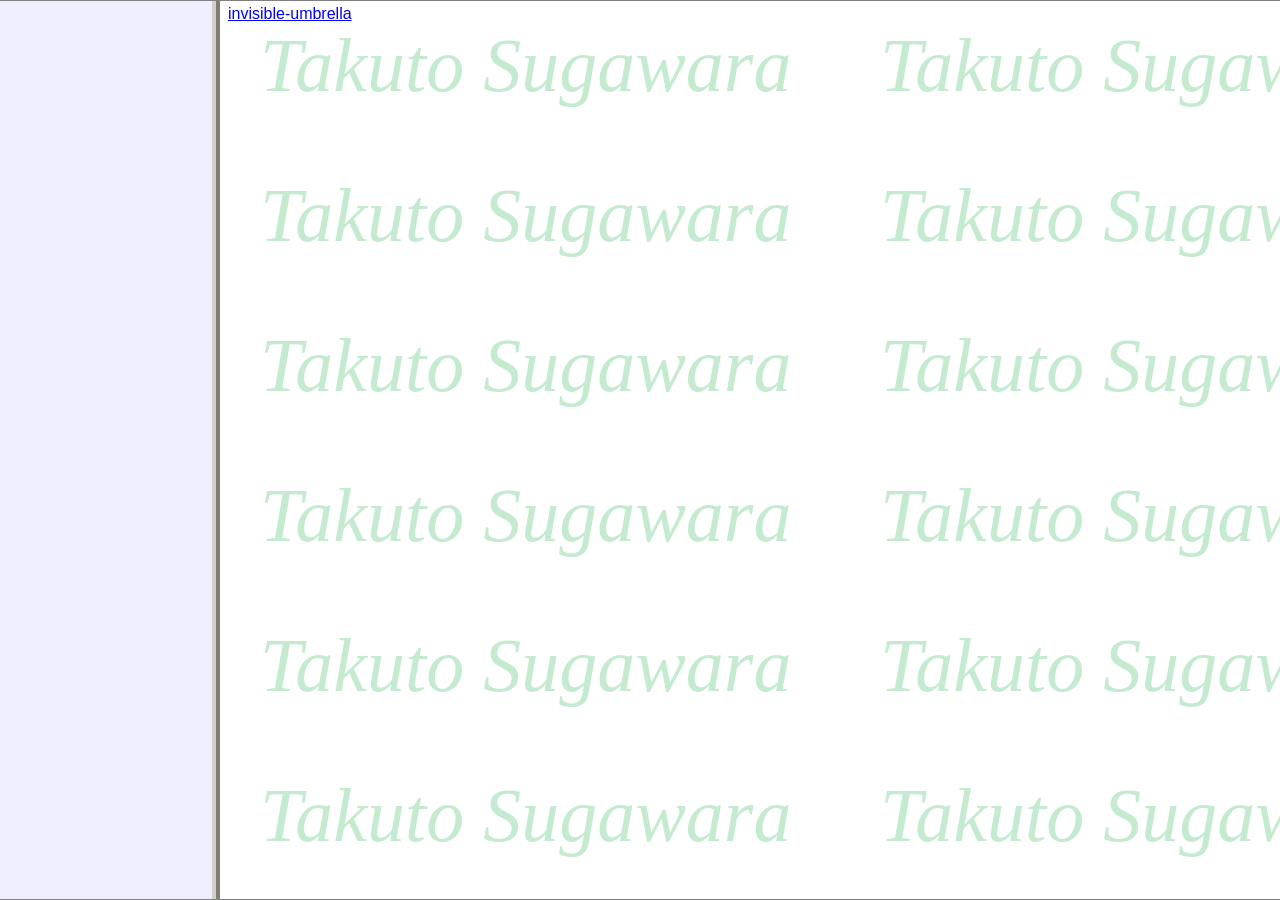
<file: invisible-umbrella.html>
<!DOCTYPE html>
<html lang="ja">

  <head>

    <meta charset="UTF-8">

    <meta name="viewport" content="width=device-width, initial-scale=1.0">

    <title>スクレイピングテスト</title>

    <link rel="stylesheet" href="https://Takuto-Sugawara.github.io/style.css">

  </head>

  <body>

    <main>

      <div class="sidebar">
        <!-- サイドバーの内容 -->
      </div>

      <div class="main-contents">
        <!-- メインコンテンツの内容 -->
        <a href="./data/invisible-umbrella.mp3">invisible-umbrella</a>
      </div>

    </main>

  </body>
</file>
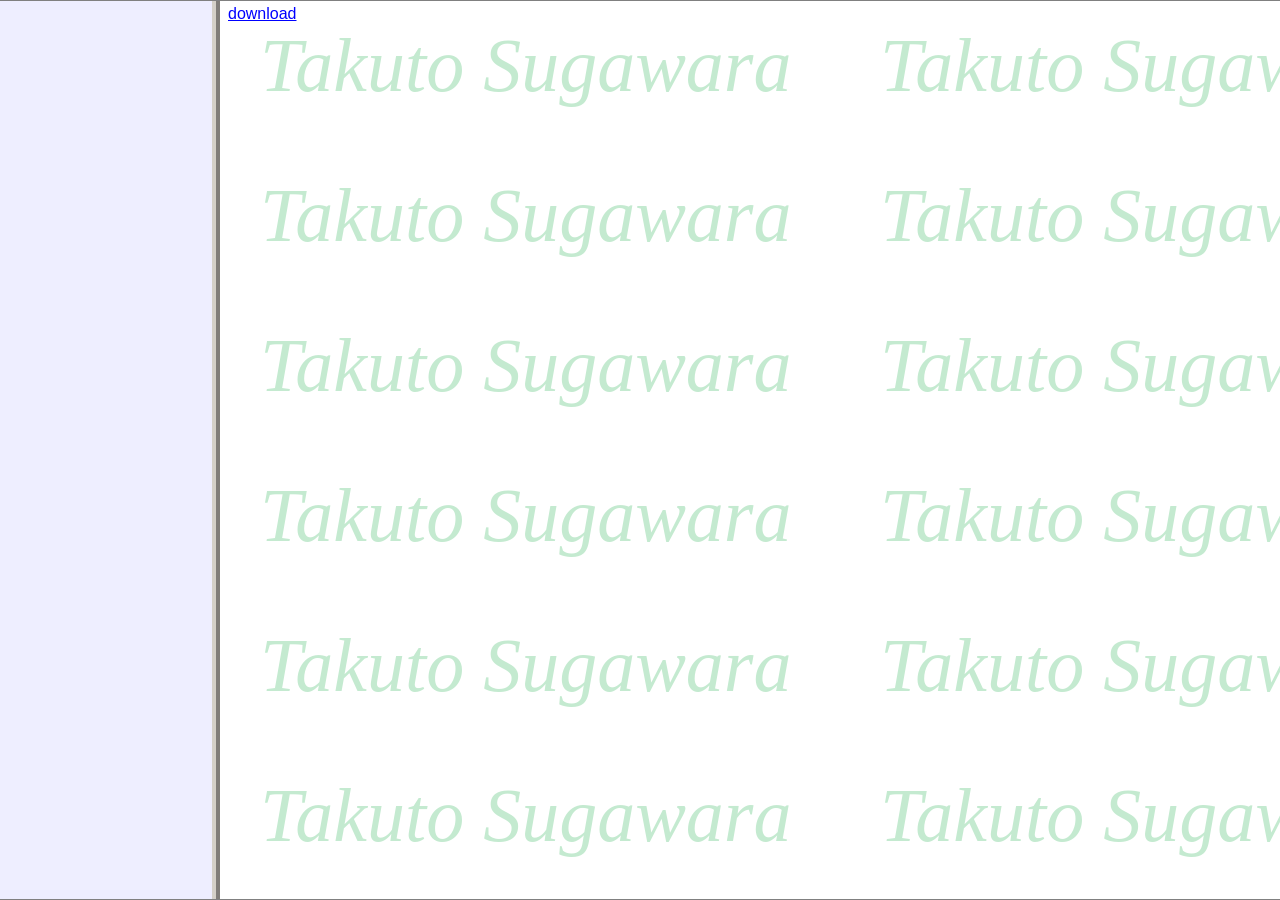
<file: pocket-sized-chaos.html>
<!DOCTYPE html>
<html lang="ja">

  <head>

    <meta charset="UTF-8">

    <meta name="viewport" content="width=device-width, initial-scale=1.0">

    <title>スクレイピングテスト</title>

    <link rel="stylesheet" href="https://Takuto-Sugawara.github.io/style.css">

  </head>

  <body>

    <main>

      <div class="sidebar">
        <!-- サイドバーの内容 -->
      </div>

      <div class="main-contents">
        <!-- メインコンテンツの内容 -->
        <a href="./data/pocket-sized-chaos.mp3">download</a>
      </div>

    </main>

  </body>
</file>
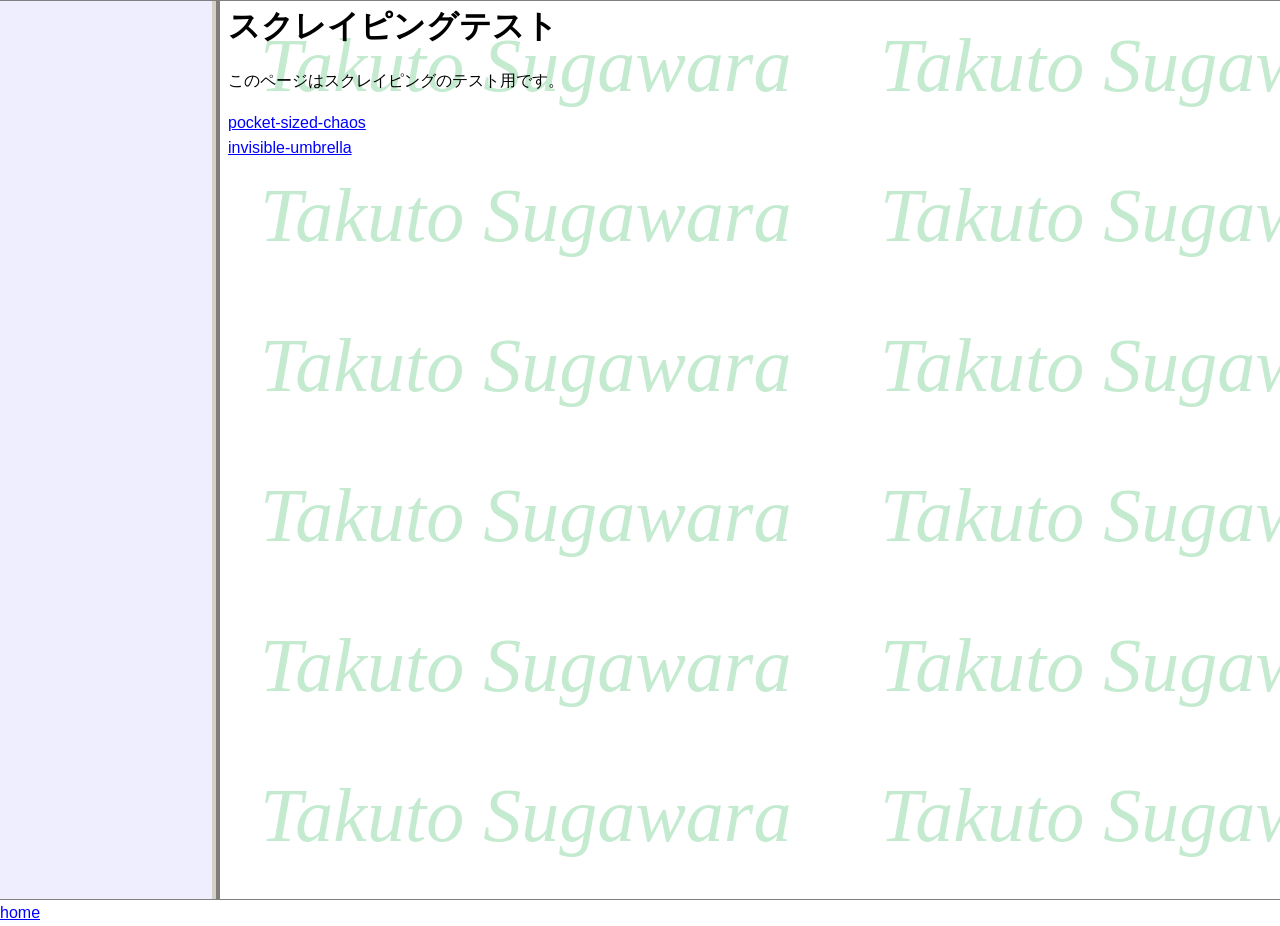
<file: scraping_test.html>
<!DOCTYPE html>
<html lang="ja">
  <head>
    <meta charset="UTF-8">
    <meta name="viewport" content="width=device-width, initial-scale=1.0">
    <title>スクレイピングテスト</title>
    <link rel="stylesheet" href="https://Takuto-Sugawara.github.io/style.css">
  </head>
  <body>
    <main>
      <div class="sidebar">
        <!-- サイドバーの内容 -->
      </div>
      <div class="main-contents">
        <!-- メインコンテンツの内容 -->
        <h1>スクレイピングテスト</h1>
        <p>このページはスクレイピングのテスト用です。</p>
        <a href="./pocket-sized-chaos.html">pocket-sized-chaos</a><br>
        <a href="./invisible-umbrella.html">invisible-umbrella</a>
      </div>
    </main>
    <footer class="page-footer">
        <a href="../index.html">home</a>
    </footer>
  </body>  
</html>
</file>
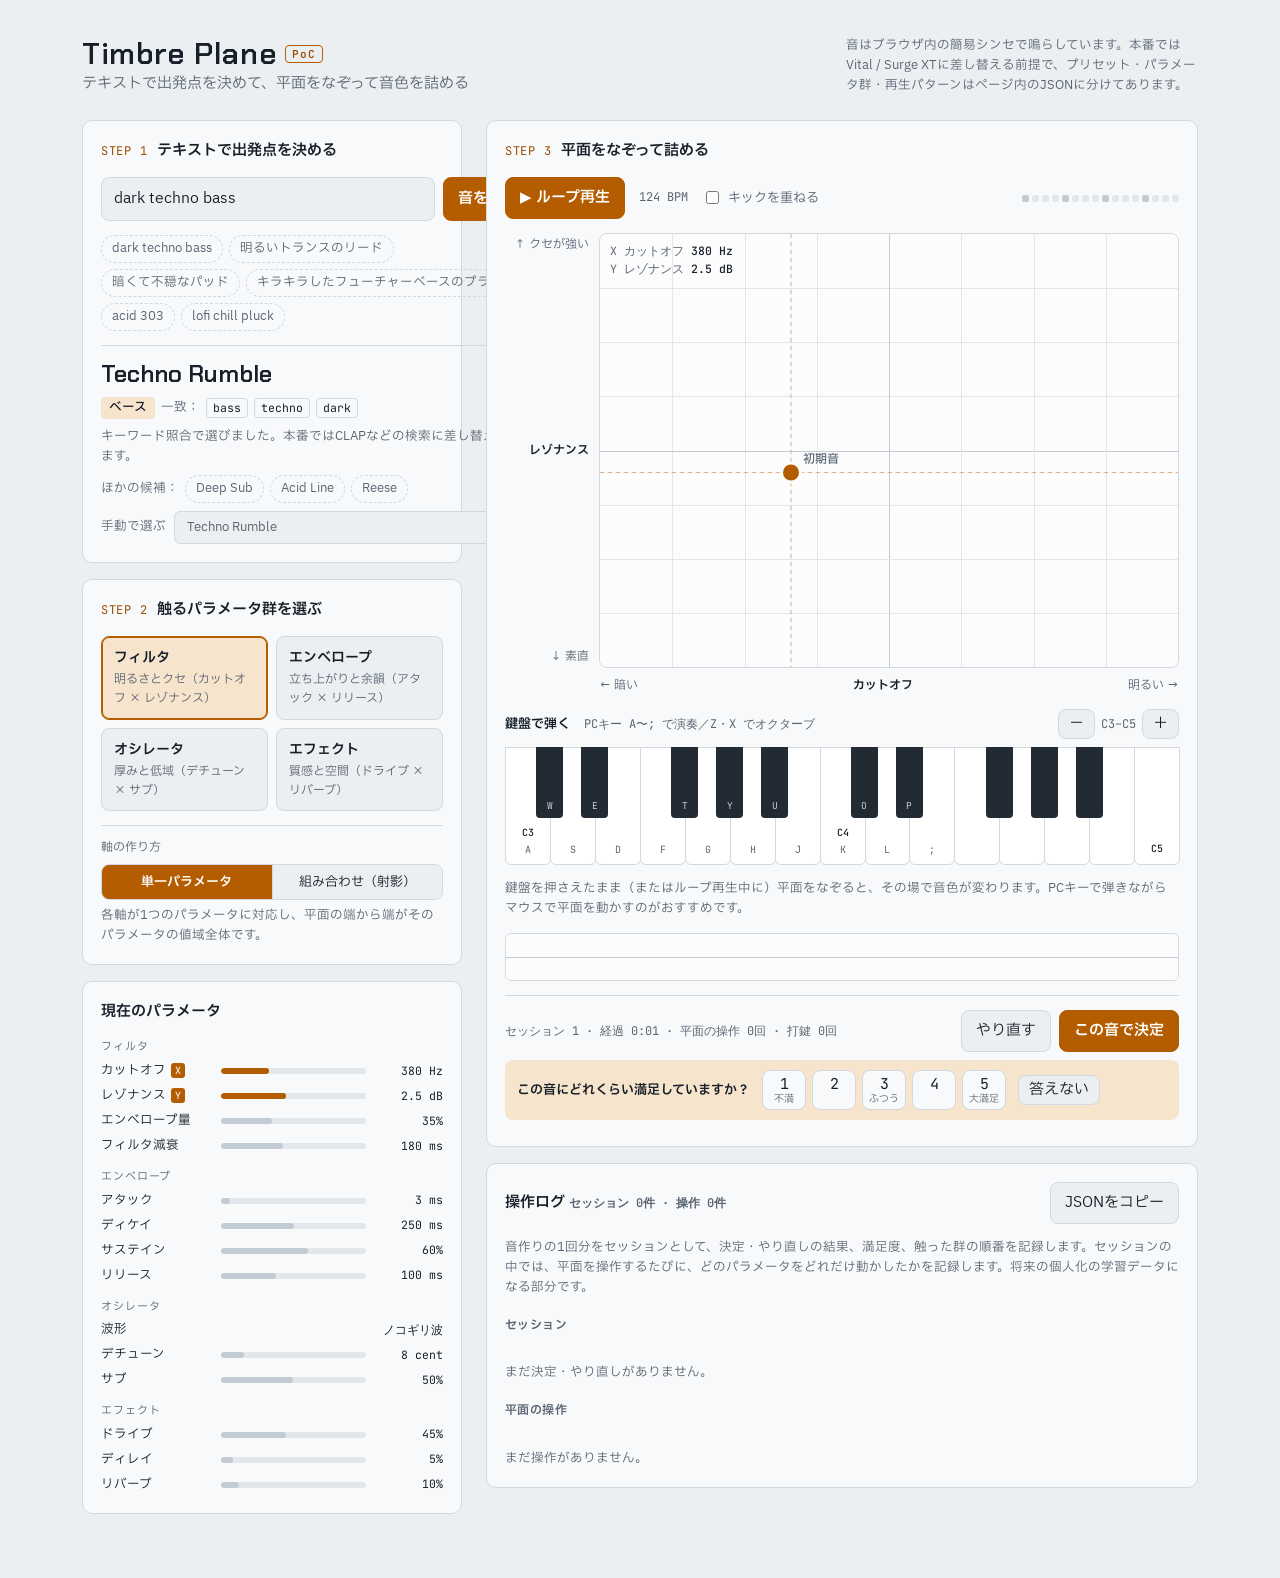
<file: synth_demo.html>
<!doctype html>
<html lang="ja">
<head>
<meta charset="utf-8">
<meta name="viewport" content="width=device-width, initial-scale=1">
<title>Timbre Plane</title>
<link rel="preconnect" href="https://fonts.googleapis.com">
<link rel="preconnect" href="https://fonts.gstatic.com" crossorigin>
<link rel="stylesheet" href="https://fonts.googleapis.com/css2?family=Chakra+Petch:wght@500;600&family=IBM+Plex+Sans+JP:wght@400;500;600&family=JetBrains+Mono:wght@400;500&display=swap">
<style>
/* Layout: 左に「出発点と操作対象」、右に「平面」を置く2カラムの操作盤。狭い画面では縦に積む */
:root {
  --bg: #ECEFF2;
  --panel: #F8F9FA;
  --ink: #17202A;
  --muted: #5A6573;
  --line: #D2D8DF;
  --accent: #B35C00;
  --accent-strong: #9A4E00;
  --accent-soft: #F6E4CC;
  --on-accent: #FFFFFF;
  --plane-bg: #FCFCFD;
  --plane-grid: #E3E7EB;
  --plane-axis: #C2CAD3;
  --focus: #2F6FDE;
  --key-white: #FFFFFF;
  --key-black: #222A33;
  --key-black-ink: #C9D1DA;
  --font-display: "Chakra Petch", "IBM Plex Sans JP", system-ui, sans-serif;
  --font-body: "IBM Plex Sans JP", "Hiragino Sans", "Noto Sans JP", system-ui, sans-serif;
  --font-mono: "JetBrains Mono", ui-monospace, "SFMono-Regular", Menlo, monospace;
}
@media (prefers-color-scheme: dark) {
  :root:not([data-theme="light"]) {
    --bg: #11151A; --panel: #181E25; --ink: #E5E9EE; --muted: #97A2AF; --line: #2A323C;
    --accent: #F0A040; --accent-strong: #F7B865; --accent-soft: #3B2B16; --on-accent: #1A1206;
    --plane-bg: #0D1115; --plane-grid: #1E252D; --plane-axis: #35404B; --focus: #7AA7FF;
    --key-white: #26303A; --key-black: #07090C; --key-black-ink: #8F9AA6;
    color-scheme: dark;
  }
}
:root[data-theme="dark"] {
  --bg: #11151A; --panel: #181E25; --ink: #E5E9EE; --muted: #97A2AF; --line: #2A323C;
  --accent: #F0A040; --accent-strong: #F7B865; --accent-soft: #3B2B16; --on-accent: #1A1206;
  --plane-bg: #0D1115; --plane-grid: #1E252D; --plane-axis: #35404B; --focus: #7AA7FF;
    --key-white: #26303A; --key-black: #07090C; --key-black-ink: #8F9AA6;
  color-scheme: dark;
}

* { box-sizing: border-box; }
body { background: var(--bg); color: var(--ink); font-family: var(--font-body); font-size: 15px; line-height: 1.6; }
.app { max-width: 1180px; margin: 0 auto; padding-inline: clamp(16px, 3vw, 32px); padding-block: 28px 56px; display: grid; gap: 24px; }
button, input, select { font: inherit; color: inherit; }
:focus-visible { outline: 2px solid var(--focus); outline-offset: 2px; }

header { display: flex; flex-wrap: wrap; gap: 12px 32px; align-items: flex-end; justify-content: space-between; }
.brand { display: grid; gap: 2px; }
h1 { font-family: var(--font-display); font-weight: 600; font-size: 30px; letter-spacing: 0.02em; margin: 0; line-height: 1.1; text-wrap: balance; }
.badge { font-family: var(--font-mono); font-size: 11px; letter-spacing: 0.08em; border: 1px solid var(--accent); color: var(--accent-strong); border-radius: 4px; padding: 1px 6px; vertical-align: 6px; margin-left: 8px; }
.lede { margin: 0; color: var(--muted); }
.engine-note { margin: 0; max-width: 44ch; font-size: 12.5px; color: var(--muted); }

.layout { display: grid; grid-template-columns: minmax(0, 380px) minmax(0, 1fr); gap: 24px; align-items: start; }
@media (max-width: 880px) { .layout { grid-template-columns: minmax(0, 1fr); } }
.col { display: grid; gap: 16px; min-width: 0; }
.panel { background: var(--panel); border: 1px solid var(--line); border-radius: 10px; padding: 18px; display: grid; gap: 14px; min-width: 0; }
.step-head { display: flex; gap: 10px; align-items: baseline; }
.step-no { font-family: var(--font-mono); font-size: 12px; color: var(--accent-strong); letter-spacing: 0.06em; }
h2 { font-size: 15px; font-weight: 600; margin: 0; }

.search { display: flex; gap: 8px; }
.search input { flex: 1; min-width: 0; padding: 9px 12px; border: 1px solid var(--line); border-radius: 8px; background: var(--bg); }
.btn { border: 1px solid var(--line); background: var(--bg); border-radius: 8px; padding: 8px 14px; cursor: pointer; white-space: nowrap; }
.btn:hover { border-color: var(--muted); }
.btn-primary { background: var(--accent); border-color: var(--accent); color: var(--on-accent); font-weight: 600; }
.btn-primary:hover { background: var(--accent-strong); border-color: var(--accent-strong); }
.examples { display: flex; flex-wrap: wrap; gap: 6px; }
.chip { font-size: 12.5px; border: 1px dashed var(--line); background: transparent; border-radius: 999px; padding: 3px 10px; cursor: pointer; color: var(--muted); }
.chip:hover { color: var(--ink); border-color: var(--muted); }

.result { border-top: 1px solid var(--line); padding-top: 14px; display: grid; gap: 8px; }
.result-name { font-family: var(--font-display); font-size: 24px; font-weight: 600; line-height: 1.2; }
.result-meta { display: flex; flex-wrap: wrap; gap: 6px; align-items: center; font-size: 12.5px; color: var(--muted); }
.cat { background: var(--accent-soft); color: var(--ink); border-radius: 4px; padding: 1px 8px; font-weight: 500; }
.kw { font-family: var(--font-mono); font-size: 11.5px; border: 1px solid var(--line); border-radius: 4px; padding: 0 6px; color: var(--ink); }
.msg { font-size: 12.5px; color: var(--muted); margin: 0; }
.msg.warn { color: var(--accent-strong); }
.alt { display: flex; flex-wrap: wrap; gap: 6px; align-items: center; font-size: 12.5px; color: var(--muted); }
.manual { display: flex; gap: 8px; align-items: center; font-size: 12.5px; color: var(--muted); }
.manual select { flex: 1; min-width: 0; padding: 5px 8px; border: 1px solid var(--line); border-radius: 6px; background: var(--bg); }

.groups { display: grid; grid-template-columns: 1fr 1fr; gap: 8px; }
.group { text-align: left; padding: 10px 12px; border: 1px solid var(--line); background: var(--bg); border-radius: 8px; cursor: pointer; display: grid; gap: 1px; }
.group strong { font-weight: 600; font-size: 14px; }
.group span { font-size: 12px; color: var(--muted); }
.group[aria-pressed="true"] { border-color: var(--accent); background: var(--accent-soft); box-shadow: inset 0 0 0 1px var(--accent); }

.mode-row { display: grid; gap: 6px; border-top: 1px solid var(--line); padding-top: 12px; }
.mode-label { font-size: 12px; color: var(--muted); }
.modes { display: flex; border: 1px solid var(--line); border-radius: 8px; overflow: hidden; }
.mode { flex: 1; padding: 7px 10px; background: var(--bg); border: 0; cursor: pointer; font-size: 13px; }
.mode + .mode { border-left: 1px solid var(--line); }
.mode[aria-pressed="true"] { background: var(--accent); color: var(--on-accent); font-weight: 600; }
.axis-detail { font-family: var(--font-mono); font-size: 11.5px; overflow-wrap: anywhere; border-left: 2px solid var(--accent); padding-left: 10px; }
.params { display: grid; gap: 12px; }
.pgroup { display: grid; gap: 5px; }
.pgroup-title { font-size: 11px; letter-spacing: 0.08em; color: var(--muted); }
.prow { display: grid; grid-template-columns: 8.8em minmax(0, 1fr) 5.4em; gap: 10px; align-items: center; font-size: 12.5px; }
.prow .name { display: flex; gap: 5px; align-items: center; white-space: nowrap; }
.axis-tag { font-family: var(--font-mono); font-size: 10px; background: var(--accent); color: var(--on-accent); border-radius: 3px; padding: 0 4px; line-height: 1.5; }
.bar { height: 6px; background: var(--plane-grid); border-radius: 3px; position: relative; overflow: hidden; }
.bar > span { position: absolute; inset: 0 auto 0 0; background: var(--plane-axis); border-radius: 3px; }
.prow.is-axis .bar > span { background: var(--accent); }
.prow .val { font-family: var(--font-mono); font-size: 11.5px; text-align: right; font-variant-numeric: tabular-nums; white-space: nowrap; }
.prow.is-choice .bar { visibility: hidden; }

.transport { display: flex; flex-wrap: wrap; gap: 10px 14px; align-items: center; }
.tempo { font-family: var(--font-mono); font-size: 12px; color: var(--muted); }
.toggle { display: flex; gap: 6px; align-items: center; font-size: 13px; color: var(--muted); cursor: pointer; }
.toggle input { accent-color: var(--accent); }
.steps { display: flex; gap: 3px; flex-wrap: wrap; margin-left: auto; }
.steps i { width: 7px; height: 7px; border-radius: 2px; background: var(--plane-grid); }
.steps i.beat { background: var(--plane-axis); }
.steps i.on { background: var(--accent); }

.plane-wrap { display: grid; grid-template-columns: 5.6em minmax(0, 1fr); grid-template-rows: auto auto; gap: 8px 10px; }
.y-axis { display: flex; flex-direction: column; justify-content: space-between; align-items: flex-end; text-align: right; font-size: 12px; color: var(--muted); padding-block: 2px; min-width: 0; }
.y-axis .axis-name { color: var(--ink); font-weight: 600; }
.plane-box { position: relative; aspect-ratio: 4 / 3; border: 1px solid var(--line); border-radius: 8px; overflow: hidden; background: var(--plane-bg); touch-action: none; max-width: 100%; }
@media (max-width: 560px) { .plane-box { aspect-ratio: 1 / 1; } .plane-wrap { grid-template-columns: 4.6em minmax(0, 1fr); } }
#plane { display: block; width: 100%; height: 100%; cursor: crosshair; }
.readout { position: absolute; left: 10px; top: 8px; font-family: var(--font-mono); font-size: 11.5px; color: var(--muted); pointer-events: none; display: grid; gap: 0; font-variant-numeric: tabular-nums; }
.readout b { color: var(--ink); font-weight: 500; }
.x-axis { grid-column: 2; display: flex; justify-content: space-between; gap: 8px; font-size: 12px; color: var(--muted); }
.x-axis .axis-name { color: var(--ink); font-weight: 600; }
.hint { margin: 0; font-size: 12.5px; color: var(--muted); }

.kbd-wrap { display: grid; gap: 8px; }
.kbd-head { display: flex; flex-wrap: wrap; gap: 6px 14px; align-items: center; }
.kbd-title { font-size: 13px; font-weight: 600; }
.oct { display: flex; align-items: center; gap: 6px; margin-left: auto; }
.btn-small { padding: 2px 10px; }
.kbd { position: relative; height: 118px; display: flex; user-select: none; -webkit-user-select: none; touch-action: none; }
.key-w { flex: 1; min-width: 0; background: var(--key-white); border: 1px solid var(--line); border-radius: 0 0 6px 6px; margin-right: -1px; display: flex; flex-direction: column; align-items: center; justify-content: flex-end; gap: 1px; padding-bottom: 6px; font-family: var(--font-mono); font-size: 10px; color: var(--muted); cursor: pointer; }
.key-w b { font-weight: 500; color: var(--ink); }
.key-b { position: absolute; top: 0; height: 60%; background: var(--key-black); border-radius: 0 0 4px 4px; z-index: 2; cursor: pointer; display: flex; align-items: flex-end; justify-content: center; padding-bottom: 5px; font-family: var(--font-mono); font-size: 9.5px; color: var(--key-black-ink); }
.key-w.down { background: var(--accent-soft); }
.key-b.down { background: var(--accent); color: var(--on-accent); }
.session { display: grid; gap: 8px; border-top: 1px solid var(--line); padding-top: 14px; }
.session-bar { display: flex; flex-wrap: wrap; gap: 10px 16px; align-items: center; justify-content: space-between; }
.session-info { font-family: var(--font-mono); font-size: 12px; color: var(--muted); font-variant-numeric: tabular-nums; }
.session-actions { display: flex; gap: 8px; }
.rating { display: flex; flex-wrap: wrap; gap: 8px 12px; align-items: center; background: var(--accent-soft); border-radius: 8px; padding: 10px 12px; }
.rating-q { font-size: 13px; font-weight: 600; }
.stars { display: flex; gap: 6px; }
.star { min-width: 44px; border: 1px solid var(--line); background: var(--panel); border-radius: 8px; padding: 4px 6px; cursor: pointer; display: grid; justify-items: center; font-family: var(--font-mono); font-size: 15px; line-height: 1.2; }
.star small { font-family: var(--font-body); font-size: 10px; color: var(--muted); }
.star:hover { border-color: var(--accent); }
h3.sub { font-size: 12px; font-weight: 600; color: var(--muted); margin: 4px 0 0; letter-spacing: 0.04em; }
.outcome { font-family: var(--font-body); font-weight: 600; }
.scope { width: 100%; height: 48px; display: block; border-radius: 6px; background: var(--plane-bg); border: 1px solid var(--line); }

.log-head { display: flex; flex-wrap: wrap; gap: 8px; align-items: center; justify-content: space-between; }
.log-list { list-style: none; margin: 0; padding: 0; display: grid; gap: 6px; font-size: 12.5px; }
.log-list li { display: grid; gap: 1px; padding-left: 10px; border-left: 2px solid var(--line); }
.log-list .when { font-family: var(--font-mono); font-size: 11px; color: var(--muted); }
.log-list .chg { font-family: var(--font-mono); font-size: 11.5px; overflow-wrap: anywhere; }
.log-empty { font-size: 12.5px; color: var(--muted); margin: 0; }
#log-json { width: 100%; min-height: 140px; font-family: var(--font-mono); font-size: 11px; border: 1px solid var(--line); border-radius: 6px; background: var(--bg); padding: 8px; }
@media (prefers-reduced-motion: reduce) { * { transition: none !important; } }
</style>
</head>
<body>

<div class="app">
  <header>
    <div class="brand">
      <h1>Timbre Plane<span class="badge">PoC</span></h1>
      <p class="lede">テキストで出発点を決めて、平面をなぞって音色を詰める</p>
    </div>
    <p class="engine-note">音はブラウザ内の簡易シンセで鳴らしています。本番ではVital / Surge XTに差し替える前提で、プリセット・パラメータ群・再生パターンはページ内のJSONに分けてあります。</p>
  </header>

  <div class="layout">
    <div class="col">
      <section class="panel" aria-labelledby="h-step1">
        <div class="step-head"><span class="step-no">STEP 1</span><h2 id="h-step1">テキストで出発点を決める</h2></div>
        <form class="search" id="search-form">
          <label for="prompt" hidden>どんな音か</label>
          <input id="prompt" type="text" autocomplete="off" placeholder="例：dark techno bass">
          <button class="btn btn-primary" type="submit">音を探す</button>
        </form>
        <div class="examples" id="examples" aria-label="入力例"></div>
        <div class="result">
          <div class="result-name" id="result-name"></div>
          <div class="result-meta" id="result-meta"></div>
          <p class="msg" id="result-msg"></p>
          <div class="alt" id="result-alt"></div>
          <div class="manual">
            <label for="preset-select">手動で選ぶ</label>
            <select id="preset-select"></select>
          </div>
        </div>
      </section>

      <section class="panel" aria-labelledby="h-step2">
        <div class="step-head"><span class="step-no">STEP 2</span><h2 id="h-step2">触るパラメータ群を選ぶ</h2></div>
        <div class="groups" id="groups"></div>
        <div class="mode-row">
          <span class="mode-label" id="mode-label">軸の作り方</span>
          <div class="modes" role="group" aria-labelledby="mode-label">
            <button type="button" class="mode" data-mode="single">単一パラメータ</button>
            <button type="button" class="mode" data-mode="combo">組み合わせ（射影）</button>
          </div>
          <p class="msg" id="mode-desc"></p>
        </div>
      </section>

      <section class="panel" aria-labelledby="h-params">
        <h2 id="h-params">現在のパラメータ</h2>
        <div class="params" id="params"></div>
      </section>
    </div>

    <div class="col">
      <section class="panel" aria-labelledby="h-step3">
        <div class="step-head"><span class="step-no">STEP 3</span><h2 id="h-step3">平面をなぞって詰める</h2></div>
        <div class="transport">
          <button class="btn btn-primary" id="play" type="button">▶ ループ再生</button>
          <span class="tempo">124 BPM</span>
          <label class="toggle"><input type="checkbox" id="kick"> キックを重ねる</label>
          <div class="steps" id="steps" aria-hidden="true"></div>
        </div>
        <div class="plane-wrap">
          <div class="y-axis" aria-hidden="true">
            <span id="y-high"></span>
            <span class="axis-name" id="y-name"></span>
            <span id="y-low"></span>
          </div>
          <div class="plane-box">
            <canvas id="plane" tabindex="0" aria-label="音色の平面。ドラッグ、または矢印キーで操作"></canvas>
            <div class="readout" id="readout"></div>
          </div>
          <div class="x-axis" aria-hidden="true">
            <span id="x-low"></span>
            <span class="axis-name" id="x-name"></span>
            <span id="x-high"></span>
          </div>
        </div>
        <p class="hint axis-detail" id="axis-detail" hidden></p>
        <div class="kbd-wrap">
          <div class="kbd-head">
            <span class="kbd-title">鍵盤で弾く</span>
            <span class="tempo">PCキー A〜; で演奏／Z・X でオクターブ</span>
            <div class="oct">
              <button class="btn btn-small" id="oct-down" type="button" aria-label="1オクターブ下げる">−</button>
              <span class="tempo" id="oct-label"></span>
              <button class="btn btn-small" id="oct-up" type="button" aria-label="1オクターブ上げる">＋</button>
            </div>
          </div>
          <div class="kbd" id="kbd" role="group" aria-label="鍵盤"></div>
        </div>
        <p class="hint">鍵盤を押さえたまま（またはループ再生中に）平面をなぞると、その場で音色が変わります。PCキーで弾きながらマウスで平面を動かすのがおすすめです。</p>
        <canvas class="scope" id="scope" aria-hidden="true"></canvas>
        <div class="session">
          <div class="session-bar">
            <span class="session-info" id="session-info"></span>
            <div class="session-actions">
              <button class="btn" id="abandon" type="button">やり直す</button>
              <button class="btn btn-primary" id="decide" type="button">この音で決定</button>
            </div>
          </div>
          <div class="rating" id="rating" hidden>
            <span class="rating-q" id="rating-q">この音にどれくらい満足していますか？</span>
            <div class="stars" role="group" aria-labelledby="rating-q">
              <button type="button" class="star" data-r="1">1<small>不満</small></button>
              <button type="button" class="star" data-r="2">2</button>
              <button type="button" class="star" data-r="3">3<small>ふつう</small></button>
              <button type="button" class="star" data-r="4">4</button>
              <button type="button" class="star" data-r="5">5<small>大満足</small></button>
            </div>
            <button class="btn btn-small" id="rating-skip" type="button">答えない</button>
          </div>
          <p class="msg" id="session-msg"></p>
        </div>
      </section>

      <section class="panel" aria-labelledby="h-log">
        <div class="log-head">
          <h2 id="h-log">操作ログ <span class="tempo" id="log-count"></span></h2>
          <button class="btn" id="copy-log" type="button">JSONをコピー</button>
        </div>
        <p class="hint">音作りの1回分をセッションとして、決定・やり直しの結果、満足度、触った群の順番を記録します。セッションの中では、平面を操作するたびに、どのパラメータをどれだけ動かしたかを記録します。将来の個人化の学習データになる部分です。</p>
        <h3 class="sub">セッション</h3>
        <ul class="log-list" id="session-list"></ul>
        <p class="log-empty" id="session-empty">まだ決定・やり直しがありません。</p>
        <h3 class="sub">平面の操作</h3>
        <ul class="log-list" id="log-list"></ul>
        <p class="log-empty" id="log-empty">まだ操作がありません。</p>
        <textarea id="log-json" readonly hidden aria-label="操作ログのJSON"></textarea>
      </section>
    </div>
  </div>
</div>

<!-- ============================================================
     データ定義（シンセを差し替えるときは、ここを作り直す）
     params   : パラメータの値域・型・所属グループ
     groups   : 平面の軸にするパラメータの組（PoCでは手で選定）
     categories / presets : テキストからの初期音選択に使う
     patterns : ループ再生のフレーズ（1ステップ = 16分音符）
     ============================================================ -->
<script type="application/json" id="synth-data">
{
  "params": {
    "osc.wave":         {"label": "波形",           "type": "choice", "options": ["sawtooth", "square", "triangle", "sine"], "group": "osc"},
    "osc.detune":       {"label": "デチューン",     "min": 0,     "max": 50,    "scale": "lin", "unit": "cent", "group": "osc"},
    "osc.sub":          {"label": "サブ",           "min": 0,     "max": 1,     "scale": "lin", "unit": "%",    "group": "osc"},
    "filter.cutoff":    {"label": "カットオフ",     "min": 60,    "max": 16000, "scale": "log", "unit": "Hz",   "group": "filter"},
    "filter.resonance": {"label": "レゾナンス",     "min": 0.5,   "max": 18,    "scale": "log", "unit": "dB",   "group": "filter"},
    "filter.envAmount": {"label": "エンベロープ量", "min": 0,     "max": 1,     "scale": "lin", "unit": "%",    "group": "filter"},
    "filter.decay":     {"label": "フィルタ減衰",   "min": 0.03,  "max": 2,     "scale": "log", "unit": "s",    "group": "filter"},
    "amp.attack":       {"label": "アタック",       "min": 0.002, "max": 2,     "scale": "log", "unit": "s",    "group": "env"},
    "amp.decay":        {"label": "ディケイ",       "min": 0.03,  "max": 2,     "scale": "log", "unit": "s",    "group": "env"},
    "amp.sustain":      {"label": "サステイン",     "min": 0,     "max": 1,     "scale": "lin", "unit": "%",    "group": "env"},
    "amp.release":      {"label": "リリース",       "min": 0.01,  "max": 4,     "scale": "log", "unit": "s",    "group": "env"},
    "fx.drive":         {"label": "ドライブ",       "min": 0,     "max": 1,     "scale": "lin", "unit": "%",    "group": "fx"},
    "fx.delay":         {"label": "ディレイ",       "min": 0,     "max": 0.6,   "scale": "lin", "unit": "%",    "group": "fx"},
    "fx.reverb":        {"label": "リバーブ",       "min": 0,     "max": 0.8,   "scale": "lin", "unit": "%",    "group": "fx"}
  },
  "groups": [
    {"id": "filter", "label": "フィルタ",     "hint": "明るさとクセ",     "x": "filter.cutoff", "y": "filter.resonance", "xLow": "暗い",       "xHigh": "明るい",       "yLow": "素直",       "yHigh": "クセが強い",
     "combo": {"x": {"name": "明るさ", "w": {"filter.cutoff": 1.0, "filter.envAmount": 0.4, "filter.resonance": 0.15}},
               "y": {"name": "鋭さ",   "w": {"filter.resonance": 1.0, "filter.envAmount": 0.5, "filter.decay": -0.5}},
               "xLow": "暗い", "xHigh": "明るい", "yLow": "素直", "yHigh": "鋭くクセが強い"}},
    {"id": "env",    "label": "エンベロープ", "hint": "立ち上がりと余韻", "x": "amp.attack",    "y": "amp.release",      "xLow": "鋭く立ち上がる", "xHigh": "ふわっと立ち上がる", "yLow": "余韻が短い", "yHigh": "余韻が長い",
     "combo": {"x": {"name": "柔らかさ", "w": {"amp.attack": 1.0, "amp.decay": 0.4}},
               "y": {"name": "余韻",     "w": {"amp.release": 1.0, "amp.sustain": 0.5, "amp.decay": 0.4}},
               "xLow": "鋭く立ち上がる", "xHigh": "ふわっと立ち上がる", "yLow": "余韻が短い", "yHigh": "余韻が長い"}},
    {"id": "osc",    "label": "オシレータ",   "hint": "厚みと低域",       "x": "osc.detune",    "y": "osc.sub",          "xLow": "細い",       "xHigh": "広がる",       "yLow": "低域が軽い", "yHigh": "低域が太い",
     "combo": {"x": {"name": "厚み", "w": {"osc.detune": 1.0, "osc.sub": 0.3}},
               "y": {"name": "重心", "w": {"osc.sub": 1.0, "osc.detune": -0.3}},
               "xLow": "細い", "xHigh": "厚い", "yLow": "高域寄り", "yHigh": "低域寄り"}},
    {"id": "fx",     "label": "エフェクト",   "hint": "質感と空間",       "x": "fx.drive",      "y": "fx.reverb",        "xLow": "クリーン",   "xHigh": "歪む",         "yLow": "近い",       "yHigh": "遠い",
     "combo": {"x": {"name": "荒さ", "w": {"fx.drive": 1.0, "fx.delay": 0.2}},
               "y": {"name": "空間", "w": {"fx.reverb": 1.0, "fx.delay": 0.6, "fx.drive": -0.2}},
               "xLow": "クリーン", "xHigh": "荒い", "yLow": "近い", "yHigh": "遠い"}}
  ],
  "categories": {
    "bass":  {"label": "ベース",   "keywords": ["bass", "ベース", "808", "reese", "リース", "wobble", "ウォブル"], "pattern": "bass",  "octave": 3},
    "lead":  {"label": "リード",   "keywords": ["lead", "リード", "melody", "メロディ", "主旋律"],                  "pattern": "lead",  "octave": 4},
    "pad":   {"label": "パッド",   "keywords": ["pad", "パッド", "atmosphere", "ambient", "アンビエント", "drone", "ドローン"], "pattern": "pad", "octave": 3},
    "pluck": {"label": "プラック", "keywords": ["pluck", "プラック", "arp", "アルペジオ"],                        "pattern": "pluck", "octave": 4}
  },
  "presets": [
    {"id": "techno-rumble", "name": "Techno Rumble", "category": "bass",
     "tags": ["techno", "dark", "rumble", "gritty", "industrial", "テクノ", "暗", "ダーク", "太", "歪"],
     "params": {"osc.wave": "sawtooth", "osc.detune": 8, "osc.sub": 0.5, "filter.cutoff": 380, "filter.resonance": 2.5, "filter.envAmount": 0.35, "filter.decay": 0.18, "amp.attack": 0.003, "amp.decay": 0.25, "amp.sustain": 0.6, "amp.release": 0.1, "fx.drive": 0.45, "fx.delay": 0.05, "fx.reverb": 0.1}},
    {"id": "deep-sub", "name": "Deep Sub", "category": "bass",
     "tags": ["deep", "sub", "dark", "dubstep", "minimal", "ディープ", "深", "暗", "低", "サブ"],
     "params": {"osc.wave": "sine", "osc.detune": 0, "osc.sub": 0.6, "filter.cutoff": 900, "filter.resonance": 0.8, "filter.envAmount": 0.1, "filter.decay": 0.2, "amp.attack": 0.004, "amp.decay": 0.3, "amp.sustain": 0.9, "amp.release": 0.12, "fx.drive": 0.15, "fx.delay": 0, "fx.reverb": 0}},
    {"id": "acid-line", "name": "Acid Line", "category": "bass",
     "tags": ["acid", "303", "squelch", "rave", "アシッド", "レイヴ", "ビキビキ"],
     "params": {"osc.wave": "sawtooth", "osc.detune": 0, "osc.sub": 0.1, "filter.cutoff": 500, "filter.resonance": 12, "filter.envAmount": 0.7, "filter.decay": 0.15, "amp.attack": 0.003, "amp.decay": 0.2, "amp.sustain": 0.3, "amp.release": 0.08, "fx.drive": 0.35, "fx.delay": 0.15, "fx.reverb": 0.1}},
    {"id": "reese", "name": "Reese", "category": "bass",
     "tags": ["reese", "dnb", "drum and bass", "neuro", "wide", "ドラムンベース", "うねる", "うねり"],
     "params": {"osc.wave": "sawtooth", "osc.detune": 38, "osc.sub": 0.4, "filter.cutoff": 1200, "filter.resonance": 1.5, "filter.envAmount": 0.1, "filter.decay": 0.4, "amp.attack": 0.01, "amp.decay": 0.5, "amp.sustain": 0.9, "amp.release": 0.15, "fx.drive": 0.3, "fx.delay": 0, "fx.reverb": 0.05}},
    {"id": "supersaw", "name": "Supersaw", "category": "lead",
     "tags": ["trance", "bright", "big", "festival", "edm", "anthem", "トランス", "明る", "派手", "壮大"],
     "params": {"osc.wave": "sawtooth", "osc.detune": 30, "osc.sub": 0.1, "filter.cutoff": 7000, "filter.resonance": 1.2, "filter.envAmount": 0.15, "filter.decay": 0.4, "amp.attack": 0.01, "amp.decay": 0.4, "amp.sustain": 0.8, "amp.release": 0.35, "fx.drive": 0.1, "fx.delay": 0.3, "fx.reverb": 0.35}},
    {"id": "chip-square", "name": "Chip Square", "category": "lead",
     "tags": ["chiptune", "8bit", "retro", "game", "チップチューン", "レトロ", "ゲーム", "ピコピコ"],
     "params": {"osc.wave": "square", "osc.detune": 0, "osc.sub": 0, "filter.cutoff": 9000, "filter.resonance": 0.7, "filter.envAmount": 0, "filter.decay": 0.1, "amp.attack": 0.002, "amp.decay": 0.1, "amp.sustain": 0.8, "amp.release": 0.05, "fx.drive": 0, "fx.delay": 0.2, "fx.reverb": 0.1}},
    {"id": "mellow-lead", "name": "Mellow Lead", "category": "lead",
     "tags": ["soft", "mellow", "lofi", "chill", "gentle", "やわらか", "柔らか", "優し", "チル", "ローファイ"],
     "params": {"osc.wave": "triangle", "osc.detune": 4, "osc.sub": 0.1, "filter.cutoff": 2500, "filter.resonance": 0.8, "filter.envAmount": 0.1, "filter.decay": 0.3, "amp.attack": 0.03, "amp.decay": 0.5, "amp.sustain": 0.7, "amp.release": 0.4, "fx.drive": 0.05, "fx.delay": 0.25, "fx.reverb": 0.4}},
    {"id": "warm-analog", "name": "Warm Analog", "category": "pad",
     "tags": ["warm", "analog", "soft", "lush", "ウォーム", "温か", "あたたか", "柔らか", "やわらか"],
     "params": {"osc.wave": "sawtooth", "osc.detune": 18, "osc.sub": 0.2, "filter.cutoff": 1400, "filter.resonance": 1, "filter.envAmount": 0.15, "filter.decay": 1.2, "amp.attack": 0.6, "amp.decay": 1, "amp.sustain": 0.8, "amp.release": 1.5, "fx.drive": 0.05, "fx.delay": 0.1, "fx.reverb": 0.5}},
    {"id": "dark-drone", "name": "Dark Drone", "category": "pad",
     "tags": ["dark", "cinematic", "drone", "ominous", "horror", "暗", "ダーク", "不穏", "映画", "ホラー"],
     "params": {"osc.wave": "sawtooth", "osc.detune": 25, "osc.sub": 0.5, "filter.cutoff": 450, "filter.resonance": 3, "filter.envAmount": 0.05, "filter.decay": 1.5, "amp.attack": 1.2, "amp.decay": 1.5, "amp.sustain": 0.9, "amp.release": 2.5, "fx.drive": 0.2, "fx.delay": 0.1, "fx.reverb": 0.65}},
    {"id": "airy-shimmer", "name": "Airy Shimmer", "category": "pad",
     "tags": ["airy", "bright", "dreamy", "shimmer", "chill", "明る", "透明", "浮遊", "キラキラ", "夢"],
     "params": {"osc.wave": "triangle", "osc.detune": 12, "osc.sub": 0, "filter.cutoff": 9000, "filter.resonance": 1.5, "filter.envAmount": 0.1, "filter.decay": 1, "amp.attack": 0.8, "amp.decay": 1, "amp.sustain": 0.7, "amp.release": 2, "fx.drive": 0, "fx.delay": 0.35, "fx.reverb": 0.75}},
    {"id": "house-pluck", "name": "House Pluck", "category": "pluck",
     "tags": ["house", "bouncy", "short", "deep house", "ハウス", "跳ね", "短"],
     "params": {"osc.wave": "sawtooth", "osc.detune": 10, "osc.sub": 0.1, "filter.cutoff": 700, "filter.resonance": 3, "filter.envAmount": 0.6, "filter.decay": 0.12, "amp.attack": 0.002, "amp.decay": 0.18, "amp.sustain": 0, "amp.release": 0.15, "fx.drive": 0.1, "fx.delay": 0.25, "fx.reverb": 0.25}},
    {"id": "glass-pluck", "name": "Glass Pluck", "category": "pluck",
     "tags": ["glass", "bright", "future bass", "crystal", "kawaii", "ガラス", "明る", "キラキラ", "フューチャーベース"],
     "params": {"osc.wave": "square", "osc.detune": 6, "osc.sub": 0, "filter.cutoff": 3500, "filter.resonance": 5, "filter.envAmount": 0.5, "filter.decay": 0.2, "amp.attack": 0.002, "amp.decay": 0.25, "amp.sustain": 0, "amp.release": 0.3, "fx.drive": 0, "fx.delay": 0.35, "fx.reverb": 0.4}},
    {"id": "lofi-pluck", "name": "Lofi Pluck", "category": "pluck",
     "tags": ["lofi", "warm", "dusty", "chill", "hiphop", "ローファイ", "チル", "くすん", "温か"],
     "params": {"osc.wave": "triangle", "osc.detune": 5, "osc.sub": 0.2, "filter.cutoff": 1200, "filter.resonance": 1, "filter.envAmount": 0.3, "filter.decay": 0.2, "amp.attack": 0.004, "amp.decay": 0.3, "amp.sustain": 0, "amp.release": 0.25, "fx.drive": 0.25, "fx.delay": 0.15, "fx.reverb": 0.3}}
  ],
  "patterns": {
    "bass":  {"length": 16, "events": [
      {"s": 0, "n": [48], "g": 1.5}, {"s": 2, "n": [48], "g": 0.8}, {"s": 3, "n": [60], "g": 0.6}, {"s": 5, "n": [48], "g": 0.8},
      {"s": 7, "n": [51], "g": 0.8}, {"s": 8, "n": [48], "g": 1.5}, {"s": 10, "n": [48], "g": 0.8}, {"s": 12, "n": [55], "g": 0.8},
      {"s": 14, "n": [53], "g": 0.8}, {"s": 15, "n": [51], "g": 0.6}]},
    "lead":  {"length": 32, "events": [
      {"s": 0, "n": [72], "g": 2.5}, {"s": 3, "n": [75], "g": 2.5}, {"s": 6, "n": [79], "g": 1.8}, {"s": 8, "n": [77], "g": 1.8},
      {"s": 10, "n": [75], "g": 1.8}, {"s": 12, "n": [74], "g": 3.5}, {"s": 16, "n": [72], "g": 2.5}, {"s": 19, "n": [75], "g": 2.5},
      {"s": 22, "n": [79], "g": 1.8}, {"s": 24, "n": [82], "g": 1.8}, {"s": 26, "n": [80], "g": 1.8}, {"s": 28, "n": [79], "g": 3.5}]},
    "pad":   {"length": 32, "events": [
      {"s": 0, "n": [48, 55, 58, 63], "g": 15.5}, {"s": 16, "n": [44, 51, 55, 60], "g": 15.5}]},
    "pluck": {"length": 16, "events": [
      {"s": 0, "n": [60], "g": 0.6}, {"s": 1, "n": [67], "g": 0.6}, {"s": 2, "n": [72], "g": 0.6}, {"s": 3, "n": [75], "g": 0.6},
      {"s": 4, "n": [60], "g": 0.6}, {"s": 5, "n": [67], "g": 0.6}, {"s": 6, "n": [72], "g": 0.6}, {"s": 7, "n": [74], "g": 0.6},
      {"s": 8, "n": [58], "g": 0.6}, {"s": 9, "n": [65], "g": 0.6}, {"s": 10, "n": [70], "g": 0.6}, {"s": 11, "n": [74], "g": 0.6},
      {"s": 12, "n": [58], "g": 0.6}, {"s": 13, "n": [65], "g": 0.6}, {"s": 14, "n": [70], "g": 0.6}, {"s": 15, "n": [72], "g": 0.6}]}
  }
}
</script>

<script>
(() => {
'use strict';

// ------------------------------------------------------------
// 1. データ読み込み
// ------------------------------------------------------------
const DATA = JSON.parse(document.getElementById('synth-data').textContent);
const DEFS = DATA.params;
const GROUPS = DATA.groups;
const CATS = DATA.categories;
const PRESETS = DATA.presets;
const PATTERNS = DATA.patterns;
const BPM = 124;
const STEP = 60 / BPM / 4;
const EXAMPLES = ['dark techno bass', '明るいトランスのリード', '暗くて不穏なパッド', 'キラキラしたフューチャーベースのプラック', 'acid 303', 'lofi chill pluck'];

const state = {
  prompt: '',
  preset: PRESETS[0],
  params: { ...PRESETS[0].params },
  groupId: GROUPS[0].id,
  axisMode: 'single',              // 'single' = 各軸が1パラメータ / 'combo' = 各軸が群内パラメータの重み付き方向
  anchor: { ...PRESETS[0].params }, // combo モードで平面を張った時点の音（平面の中心）
  pos: { u: 0.5, v: 0.5 },         // combo モードでの平面上の現在位置
  trail: [],
  playing: false,
  kick: false,
  log: [],
  sessions: [],
  session: null
};

const $ = (s) => document.querySelector(s);
const clamp = (v, a, b) => Math.min(b, Math.max(a, v));
const group = () => GROUPS.find((g) => g.id === state.groupId);

// ------------------------------------------------------------
// 2. テキスト → 初期プリセット（PoCはキーワード照合。CLAP検索などに差し替え可能）
// ------------------------------------------------------------
function rankPresets(text) {
  const q = text.toLowerCase();
  const catHits = {};
  for (const [id, c] of Object.entries(CATS)) {
    catHits[id] = c.keywords.filter((k) => q.includes(k.toLowerCase()));
  }
  return PRESETS.map((p, i) => {
    const tagHits = p.tags.filter((t) => q.includes(t.toLowerCase()));
    const cat = catHits[p.category];
    return { preset: p, score: (cat.length ? 10 : 0) + tagHits.length, catWords: cat, tagWords: tagHits, i };
  }).sort((a, b) => b.score - a.score || a.i - b.i);
}

// ------------------------------------------------------------
// 3. 平面の座標 ⇔ パラメータ値（本番のシンセでもこのまま使う部分）
// ------------------------------------------------------------
function toNorm(id, v) {
  const d = DEFS[id];
  if (d.scale === 'log') return Math.log(v / d.min) / Math.log(d.max / d.min);
  return (v - d.min) / (d.max - d.min);
}
function fromNorm(id, n) {
  const d = DEFS[id];
  const t = clamp(n, 0, 1);
  if (d.scale === 'log') return d.min * Math.pow(d.max / d.min, t);
  return d.min + t * (d.max - d.min);
}
function planeToParams(params, g, u, v) {
  return { ...params, [g.x]: fromNorm(g.x, u), [g.y]: fromNorm(g.y, v) };
}
function paramsToPlane(params, g) {
  return { u: clamp(toNorm(g.x, params[g.x]), 0, 1), v: clamp(toNorm(g.y, params[g.y]), 0, 1) };
}

// 組み合わせ（射影）モード：
// 正規化したパラメータ空間で、平面を張った時点の音（anchor）を中心に置き、
// 各軸を「群内パラメータの重み付き方向」として動かす。
// PoCでは重みを手で決めている。本番ではここを主成分分析や個人化で決める。
const SPAN = 1.0; // 平面の端から端で、重み1のパラメータが正規化値でどれだけ動くか
function comboIds(g) {
  return [...new Set([...Object.keys(g.combo.x.w), ...Object.keys(g.combo.y.w)])];
}
function comboToParams(params, anchor, g, u, v) {
  const out = { ...params };
  for (const id of comboIds(g)) {
    const n = toNorm(id, anchor[id])
      + (u - 0.5) * SPAN * (g.combo.x.w[id] || 0)
      + (v - 0.5) * SPAN * (g.combo.y.w[id] || 0);
    out[id] = fromNorm(id, n);
  }
  return out;
}
// ある音が平面上のどこに来るか（各軸への射影。軸が直交していない分は近似）
function paramsToCombo(params, anchor, g) {
  const proj = (w) => {
    let dot = 0, norm = 0;
    for (const [id, wi] of Object.entries(w)) {
      dot += (toNorm(id, params[id]) - toNorm(id, anchor[id])) * wi;
      norm += wi * wi;
    }
    return 0.5 + dot / (norm * SPAN);
  };
  return { u: proj(g.combo.x.w), v: proj(g.combo.y.w) };
}
function currentPos() {
  const g = group();
  return state.axisMode === 'combo' ? state.pos : paramsToPlane(state.params, g);
}
function initialPos() {
  const g = group();
  return state.axisMode === 'combo' ? paramsToCombo(state.preset.params, state.anchor, g) : paramsToPlane(state.preset.params, g);
}
// 群やモードを切り替えたとき、今の音を中心に平面を張り直す
function reanchor() {
  state.anchor = { ...state.params };
  state.pos = { u: 0.5, v: 0.5 };
  state.trail = [];
}
function axisLabel(g, axis) {
  return state.axisMode === 'combo' ? g.combo[axis].name : DEFS[g[axis]].label;
}
function axisWords(g) {
  const s = state.axisMode === 'combo' ? g.combo : g;
  return { xLow: s.xLow, xHigh: s.xHigh, yLow: s.yLow, yHigh: s.yHigh };
}
function axisTag(g, id) {
  if (state.axisMode === 'combo') {
    const inX = id in g.combo.x.w;
    const inY = id in g.combo.y.w;
    return inX && inY ? 'XY' : inX ? 'X' : inY ? 'Y' : '';
  }
  return id === g.x ? 'X' : id === g.y ? 'Y' : '';
}
function formulaText(g, axis) {
  return axis.toUpperCase() + ' ' + g.combo[axis].name + ' = '
    + Object.entries(g.combo[axis].w).map(([id, w], i) => (i === 0 ? (w < 0 ? '−' : '') : (w < 0 ? ' − ' : ' + ')) + DEFS[id].label + '×' + Math.abs(w).toFixed(2)).join('');
}

const WAVE_LABEL = { sawtooth: 'ノコギリ波', square: '矩形波', triangle: '三角波', sine: 'サイン波' };
function fmt(id, v) {
  const d = DEFS[id];
  if (d.type === 'choice') return WAVE_LABEL[v] || v;
  switch (d.unit) {
    case 'Hz': return v >= 1000 ? (v / 1000).toFixed(v >= 10000 ? 1 : 2) + ' kHz' : Math.round(v) + ' Hz';
    case 's': return v < 1 ? Math.round(v * 1000) + ' ms' : v.toFixed(2) + ' s';
    case '%': return Math.round(v * 100) + '%';
    case 'cent': return Math.round(v) + ' cent';
    case 'dB': return v.toFixed(1) + ' dB';
    default: return String(v);
  }
}

// ------------------------------------------------------------
// 4. 音源（Web Audioの簡易シンセ。本番ではVital / Surge XTに差し替える部分）
// ------------------------------------------------------------
function makeCurve(amount) {
  const k = 1 + amount * 14;
  const n = 1024;
  const curve = new Float32Array(n);
  const norm = Math.tanh(k);
  for (let i = 0; i < n; i++) {
    const x = (i / (n - 1)) * 2 - 1;
    curve[i] = Math.tanh(k * x) / norm;
  }
  return curve;
}
function makeImpulse(ctx, seconds, decay) {
  const len = Math.floor(ctx.sampleRate * seconds);
  const buf = ctx.createBuffer(2, len, ctx.sampleRate);
  for (let ch = 0; ch < 2; ch++) {
    const data = buf.getChannelData(ch);
    for (let i = 0; i < len; i++) data[i] = (Math.random() * 2 - 1) * Math.pow(1 - i / len, decay);
  }
  return buf;
}

const Engine = {
  ctx: null,
  voices: new Set(),
  lastDrive: -1,

  init() {
    const AC = window.AudioContext || window.webkitAudioContext;
    const ctx = new AC();
    this.ctx = ctx;
    this.voiceBus = ctx.createGain();
    this.driveIn = ctx.createGain();
    this.shaper = ctx.createWaveShaper();
    this.shaper.oversample = '2x';
    this.driveOut = ctx.createGain();
    this.voiceBus.connect(this.driveIn);
    this.driveIn.connect(this.shaper);
    this.shaper.connect(this.driveOut);

    this.sum = ctx.createGain();
    this.dry = ctx.createGain();
    this.driveOut.connect(this.dry);
    this.dry.connect(this.sum);

    this.delaySend = ctx.createGain();
    this.delay = ctx.createDelay(1.5);
    this.delay.delayTime.value = STEP * 3;
    this.delayFb = ctx.createGain();
    this.delayFb.gain.value = 0.38;
    this.delayTone = ctx.createBiquadFilter();
    this.delayTone.type = 'lowpass';
    this.delayTone.frequency.value = 3200;
    this.driveOut.connect(this.delaySend);
    this.delaySend.connect(this.delay);
    this.delay.connect(this.delayTone);
    this.delayTone.connect(this.delayFb);
    this.delayFb.connect(this.delay);
    this.delayTone.connect(this.sum);

    this.revSend = ctx.createGain();
    this.conv = ctx.createConvolver();
    this.conv.buffer = makeImpulse(ctx, 2.8, 2.4);
    this.driveOut.connect(this.revSend);
    this.revSend.connect(this.conv);
    this.conv.connect(this.sum);

    this.comp = ctx.createDynamicsCompressor();
    this.comp.threshold.value = -14;
    this.comp.ratio.value = 4;
    this.comp.attack.value = 0.005;
    this.comp.release.value = 0.2;
    this.master = ctx.createGain();
    this.master.gain.value = 0.75;
    this.analyser = ctx.createAnalyser();
    this.analyser.fftSize = 1024;
    this.sum.connect(this.comp);
    this.comp.connect(this.master);
    this.master.connect(this.analyser);
    this.analyser.connect(ctx.destination);

    this.kickBus = ctx.createGain();
    this.kickBus.gain.value = 0.9;
    this.kickBus.connect(this.comp);

    this.update(state.params, true);
  },

  update(p, immediate) {
    const ctx = this.ctx;
    if (!ctx) return;
    const now = ctx.currentTime;
    const tc = immediate ? 0.001 : 0.03;
    const drive = p['fx.drive'];
    if (Math.abs(drive - this.lastDrive) > 0.004) {
      this.shaper.curve = drive < 0.01 ? null : makeCurve(drive);
      this.lastDrive = drive;
    }
    this.driveIn.gain.setTargetAtTime(1 + drive * 1.5, now, tc);
    this.driveOut.gain.setTargetAtTime(1 / (1 + drive * 1.3), now, tc);
    this.dry.gain.setTargetAtTime(1 - p['fx.reverb'] * 0.45, now, tc);
    this.revSend.gain.setTargetAtTime(p['fx.reverb'] * 1.3, now, tc);
    this.delaySend.gain.setTargetAtTime(p['fx.delay'], now, tc);
    for (const v of this.voices) {
      if (v.start > now) continue;
      v.filter.Q.setTargetAtTime(p['filter.resonance'], now, tc);
      v.filter.frequency.setTargetAtTime(p['filter.cutoff'], now, tc);
      v.oscs[0].detune.setTargetAtTime(-p['osc.detune'], now, tc);
      v.oscs[2].detune.setTargetAtTime(p['osc.detune'], now, tc);
      v.subGain.gain.setTargetAtTime(p['osc.sub'] * 0.55, now, tc);
    }
  },

  // gateEnd が null のときは押している間だけ鳴らす（releaseで止める）
  noteOn(midi, t, gateEnd, vel, p) {
    const ctx = this.ctx;
    const f = 440 * Math.pow(2, (midi - 69) / 12);
    const filter = ctx.createBiquadFilter();
    filter.type = 'lowpass';
    filter.Q.value = p['filter.resonance'];
    const mix = ctx.createGain();
    mix.gain.value = 0.26;
    const d = p['osc.detune'];
    const oscs = [-d, 0, d].map((dt) => {
      const o = ctx.createOscillator();
      o.type = p['osc.wave'];
      o.frequency.value = f;
      o.detune.value = dt;
      o.connect(mix);
      return o;
    });
    const sub = ctx.createOscillator();
    sub.type = 'sine';
    sub.frequency.value = f / 2;
    const subGain = ctx.createGain();
    subGain.gain.value = p['osc.sub'] * 0.55;
    sub.connect(subGain);
    subGain.connect(filter);
    mix.connect(filter);
    const amp = ctx.createGain();
    amp.gain.value = 0;
    filter.connect(amp);
    amp.connect(this.voiceBus);

    const cutoff = p['filter.cutoff'];
    const peak = Math.min(cutoff * Math.pow(2, p['filter.envAmount'] * 5), 18000);
    filter.frequency.setValueAtTime(peak, t);
    filter.frequency.setTargetAtTime(cutoff, t, Math.max(p['filter.decay'] / 3, 0.005));

    const A = p['amp.attack'];
    const D = p['amp.decay'];
    const S = p['amp.sustain'];
    const g = amp.gain;
    g.setValueAtTime(0, t);
    if (gateEnd !== null && gateEnd - t < A) {
      g.linearRampToValueAtTime(vel * (gateEnd - t) / A, gateEnd);
    } else {
      g.linearRampToValueAtTime(vel, t + A);
      g.setTargetAtTime(vel * S, t + A, Math.max(D / 3, 0.005));
    }

    const all = [...oscs, sub];
    all.forEach((o) => o.start(t));
    const voice = { oscs, sub, subGain, filter, amp, all, start: t, stopped: false };
    this.voices.add(voice);
    sub.onended = () => {
      this.voices.delete(voice);
      try { amp.disconnect(); } catch (e) { /* 既に切断済み */ }
    };
    if (gateEnd !== null) this.release(voice, gateEnd, p, true);
    return voice;
  },

  release(voice, t, p, scheduled) {
    if (voice.stopped) return;
    voice.stopped = true;
    const R = p['amp.release'];
    const g = voice.amp.gain;
    if (!scheduled) {
      const cur = g.value;
      g.cancelScheduledValues(t);
      g.setValueAtTime(cur, t);
    }
    g.setTargetAtTime(0, t, Math.max(R / 4, 0.004));
    const end = t + R * 1.8 + 0.05;
    voice.all.forEach((o) => { try { o.stop(end); } catch (e) { /* 停止済み */ } });
  },

  kick(t) {
    const ctx = this.ctx;
    const o = ctx.createOscillator();
    const g = ctx.createGain();
    o.type = 'sine';
    o.frequency.setValueAtTime(150, t);
    o.frequency.exponentialRampToValueAtTime(42, t + 0.12);
    g.gain.setValueAtTime(1, t);
    g.gain.exponentialRampToValueAtTime(0.001, t + 0.35);
    o.connect(g);
    g.connect(this.kickBus);
    o.start(t);
    o.stop(t + 0.4);
    o.onended = () => g.disconnect();
  },

  stopAll() {
    if (!this.ctx) return;
    const now = this.ctx.currentTime;
    for (const v of this.voices) {
      v.stopped = true;
      const g = v.amp.gain;
      const cur = g.value;
      g.cancelScheduledValues(now);
      g.setValueAtTime(cur, now);
      g.setTargetAtTime(0, now, 0.02);
      v.all.forEach((o) => { try { o.stop(now + 0.15); } catch (e) { /* 停止済み */ } });
    }
  }
};

function ensureAudio() {
  if (!Engine.ctx) {
    Engine.init();
    requestAnimationFrame(frame);
  }
  if (Engine.ctx.state === 'suspended') Engine.ctx.resume();
}

// ループ再生（先読みスケジューラ）
const Seq = {
  timer: null,
  step: 0,
  next: 0,
  queue: [],
  start() {
    ensureAudio();
    this.step = 0;
    this.next = Engine.ctx.currentTime + 0.06;
    this.queue = [];
    clearInterval(this.timer);
    this.timer = setInterval(() => this.tick(), 25);
    state.playing = true;
    renderTransport();
  },
  stop() {
    clearInterval(this.timer);
    this.timer = null;
    state.playing = false;
    this.queue = [];
    Engine.stopAll();
    renderTransport();
    renderSteps(-1);
  },
  restart() {
    if (!state.playing) return;
    Engine.stopAll();
    this.step = 0;
    this.queue = [];
    this.next = Engine.ctx.currentTime + 0.06;
    buildSteps();
  },
  tick() {
    const ctx = Engine.ctx;
    const pat = PATTERNS[CATS[state.preset.category].pattern];
    while (this.next < ctx.currentTime + 0.12) {
      const s = this.step % pat.length;
      for (const ev of pat.events) {
        if (ev.s !== s) continue;
        const vel = 0.85 / Math.sqrt(ev.n.length);
        ev.n.forEach((m) => Engine.noteOn(m, this.next, this.next + ev.g * STEP, vel, state.params));
      }
      if (state.kick && s % 4 === 0) Engine.kick(this.next);
      this.queue.push({ s, t: this.next });
      this.next += STEP;
      this.step++;
    }
  }
};

// 鍵盤：押している間だけ鳴らす（音色は平面側でその場で変わる）
const PC_KEYS = ['KeyA', 'KeyW', 'KeyS', 'KeyE', 'KeyD', 'KeyF', 'KeyT', 'KeyG', 'KeyY', 'KeyH', 'KeyU', 'KeyJ', 'KeyK', 'KeyO', 'KeyL', 'KeyP', 'Semicolon'];
const PC_LABEL = ['A', 'W', 'S', 'E', 'D', 'F', 'T', 'G', 'Y', 'H', 'U', 'J', 'K', 'O', 'L', 'P', ';'];
const KEY_COUNT = 25; // 2オクターブ＋上のC
const BLACK = [1, 3, 6, 8, 10];
const sounding = new Map(); // 押している入力 → {off, voice}
let octave = 3;
const baseMidi = () => 12 * (octave + 1);
function keyEl(off) { return document.querySelector('#kbd [data-off="' + off + '"]'); }
function refreshKey(off) {
  const el = keyEl(off);
  if (!el) return;
  const on = [...sounding.values()].some((n) => n.off === off);
  el.classList.toggle('down', on);
}
function noteDown(src, off) {
  if (sounding.has(src) || off < 0 || off >= KEY_COUNT) return;
  ensureAudio();
  touchSession().notes++;
  const t = Engine.ctx.currentTime + 0.003;
  const voice = Engine.noteOn(baseMidi() + off, t, null, 0.55, state.params);
  sounding.set(src, { off, voice });
  refreshKey(off);
}
function noteUp(src) {
  const n = sounding.get(src);
  if (!n) return;
  sounding.delete(src);
  Engine.release(n.voice, Engine.ctx.currentTime, state.params, false);
  refreshKey(n.off);
}
function releaseAllKeys() { [...sounding.keys()].forEach(noteUp); }
function noteName(midi) { return ['C', 'C#', 'D', 'D#', 'E', 'F', 'F#', 'G', 'G#', 'A', 'A#', 'B'][midi % 12] + (Math.floor(midi / 12) - 1); }
function buildKeyboard() {
  const box = $('#kbd');
  box.innerHTML = '';
  const whites = [];
  for (let off = 0; off < KEY_COUNT; off++) if (!BLACK.includes(off % 12)) whites.push(off);
  const ww = 100 / whites.length;
  for (let off = 0; off < KEY_COUNT; off++) {
    const k = document.createElement('div');
    k.dataset.off = String(off);
    const pc = off < PC_LABEL.length ? PC_LABEL[off] : '';
    if (BLACK.includes(off % 12)) {
      const wi = whites.filter((w) => w < off).length;
      k.className = 'key-b';
      k.style.left = 'calc(' + (wi * ww) + '% - ' + (ww * 0.3) + '%)';
      k.style.width = (ww * 0.6) + '%';
      k.textContent = pc;
    } else {
      k.className = 'key-w';
      const name = document.createElement('b');
      name.textContent = off % 12 === 0 ? noteName(baseMidi() + off) : '';
      const lab = document.createElement('span');
      lab.textContent = pc;
      k.append(name, lab);
    }
    box.appendChild(k);
  }
  $('#oct-label').textContent = noteName(baseMidi()) + '–' + noteName(baseMidi() + KEY_COUNT - 1);
}
function setOctave(o) {
  releaseAllKeys();
  octave = clamp(o, 1, 6);
  buildKeyboard();
}

// ------------------------------------------------------------
// 5. UI
// ------------------------------------------------------------
function renderExamples() {
  const box = $('#examples');
  box.innerHTML = '';
  EXAMPLES.forEach((text) => {
    const b = document.createElement('button');
    b.type = 'button';
    b.className = 'chip';
    b.textContent = text;
    b.addEventListener('click', () => { $('#prompt').value = text; runSearch(text); });
    box.appendChild(b);
  });
}

function renderPresetSelect() {
  const sel = $('#preset-select');
  sel.innerHTML = '';
  for (const [id, c] of Object.entries(CATS)) {
    const og = document.createElement('optgroup');
    og.label = c.label;
    PRESETS.filter((p) => p.category === id).forEach((p) => {
      const o = document.createElement('option');
      o.value = p.id;
      o.textContent = p.name;
      og.appendChild(o);
    });
    sel.appendChild(og);
  }
}

function runSearch(text) {
  state.prompt = text.trim();
  const ranked = rankPresets(state.prompt);
  const best = ranked[0];
  const msg = $('#result-msg');
  if (!state.prompt || best.score === 0) {
    msg.textContent = '一致するキーワードが見つかりませんでした。ベース、リード、パッド、プラックのどれかを入れてみてください。';
    msg.className = 'msg warn';
    renderResult(state.preset, [], []);
    renderAlternatives([]);
    return;
  }
  msg.textContent = 'キーワード照合で選びました。本番ではCLAPなどの検索に差し替えられます。';
  msg.className = 'msg';
  selectPreset(best.preset);
  renderResult(best.preset, best.catWords, best.tagWords);
  renderAlternatives(ranked.slice(1).filter((r) => r.score > 0).slice(0, 3));
}

function selectPreset(p) {
  // 途中で別の音に切り替えたら、それまでのセッションは「別の音へ」として閉じる
  if (state.session && hasActivity(state.session)) endSession('switched');
  state.session = null;
  $('#session-msg').textContent = '';
  const catChanged = !state.preset || state.preset.category !== p.category;
  state.preset = p;
  state.params = { ...p.params };
  reanchor();
  if (catChanged) setOctave(CATS[p.category].octave);
  $('#preset-select').value = p.id;
  Engine.update(state.params, true);
  Seq.restart();
  renderParamList();
  renderAxes();
  drawPlane();
  startSession();
}

function renderResult(p, catWords, tagWords) {
  $('#result-name').textContent = p.name;
  const meta = $('#result-meta');
  meta.innerHTML = '';
  const cat = document.createElement('span');
  cat.className = 'cat';
  cat.textContent = CATS[p.category].label;
  meta.appendChild(cat);
  const words = [...catWords, ...tagWords];
  if (words.length) {
    const lab = document.createElement('span');
    lab.textContent = '一致：';
    meta.appendChild(lab);
    words.forEach((w) => {
      const k = document.createElement('span');
      k.className = 'kw';
      k.textContent = w;
      meta.appendChild(k);
    });
  }
}

function renderAlternatives(list) {
  const box = $('#result-alt');
  box.innerHTML = '';
  if (!list.length) return;
  const lab = document.createElement('span');
  lab.textContent = 'ほかの候補：';
  box.appendChild(lab);
  list.forEach((r) => {
    const b = document.createElement('button');
    b.type = 'button';
    b.className = 'chip';
    b.textContent = r.preset.name;
    b.addEventListener('click', () => {
      selectPreset(r.preset);
      renderResult(r.preset, r.catWords, r.tagWords);
    });
    box.appendChild(b);
  });
}

function renderGroups() {
  const box = $('#groups');
  box.innerHTML = '';
  GROUPS.forEach((g) => {
    const b = document.createElement('button');
    b.type = 'button';
    b.className = 'group';
    b.setAttribute('aria-pressed', String(g.id === state.groupId));
    const s = document.createElement('strong');
    s.textContent = g.label;
    const h = document.createElement('span');
    h.textContent = g.hint + '（' + axisLabel(g, 'x') + ' × ' + axisLabel(g, 'y') + '）';
    b.append(s, h);
    b.addEventListener('click', () => {
      state.groupId = g.id;
      reanchor();
      noteGroupVisit();
      renderGroups();
      renderParamList();
      renderAxes();
      drawPlane();
    });
    box.appendChild(b);
  });
}

const rowEls = {};
function renderParamList() {
  const box = $('#params');
  box.innerHTML = '';
  const g = group();
  GROUPS.forEach((grp) => {
    const wrap = document.createElement('div');
    wrap.className = 'pgroup';
    const title = document.createElement('div');
    title.className = 'pgroup-title';
    title.textContent = grp.label;
    wrap.appendChild(title);
    Object.entries(DEFS).filter(([, d]) => d.group === grp.id).forEach(([id, d]) => {
      const row = document.createElement('div');
      row.className = 'prow' + (d.type === 'choice' ? ' is-choice' : '');
      const name = document.createElement('span');
      name.className = 'name';
      name.textContent = d.label;
      const tag = axisTag(g, id);
      if (tag) {
        row.classList.add('is-axis');
        const t = document.createElement('span');
        t.className = 'axis-tag';
        t.textContent = tag;
        name.appendChild(t);
      }
      const bar = document.createElement('span');
      bar.className = 'bar';
      const fill = document.createElement('span');
      bar.appendChild(fill);
      const val = document.createElement('span');
      val.className = 'val';
      row.append(name, bar, val);
      wrap.appendChild(row);
      rowEls[id] = { fill, val };
    });
    box.appendChild(wrap);
  });
  updateParamValues();
}

function updateParamValues() {
  for (const [id, d] of Object.entries(DEFS)) {
    const el = rowEls[id];
    if (!el) continue;
    const v = state.params[id];
    el.val.textContent = fmt(id, v);
    if (d.type !== 'choice') el.fill.style.width = (clamp(toNorm(id, v), 0, 1) * 100).toFixed(1) + '%';
  }
  const g = group();
  $('#readout').innerHTML = '';
  const pos = currentPos();
  [['X', 'x', pos.u], ['Y', 'y', pos.v]].forEach(([axis, key, p]) => {
    const line = document.createElement('span');
    const b = document.createElement('b');
    if (state.axisMode === 'combo') {
      const val = (p - 0.5) * 2;
      b.textContent = (val >= 0 ? '+' : '−') + Math.abs(val).toFixed(2);
    } else {
      b.textContent = fmt(g[key], state.params[g[key]]);
    }
    line.append(axis + ' ' + axisLabel(g, key) + '  ', b);
    $('#readout').appendChild(line);
  });
}

function renderAxes() {
  const g = group();
  const words = axisWords(g);
  $('#x-low').textContent = '← ' + words.xLow;
  $('#x-high').textContent = words.xHigh + ' →';
  $('#x-name').textContent = axisLabel(g, 'x');
  $('#y-high').textContent = '↑ ' + words.yHigh;
  $('#y-low').textContent = '↓ ' + words.yLow;
  $('#y-name').textContent = axisLabel(g, 'y');
  const detail = $('#axis-detail');
  if (state.axisMode === 'combo') {
    detail.hidden = false;
    detail.innerHTML = '';
    ['x', 'y'].forEach((a) => {
      const line = document.createElement('div');
      line.textContent = formulaText(g, a);
      detail.appendChild(line);
    });
  } else {
    detail.hidden = true;
  }
}

function renderModes() {
  document.querySelectorAll('.mode').forEach((b) => {
    b.setAttribute('aria-pressed', String(b.dataset.mode === state.axisMode));
  });
  $('#mode-desc').textContent = state.axisMode === 'combo'
    ? '各軸が、群の中の複数のパラメータを重み付きで同時に動かす方向です。平面の中心は、群を選んだ時点の音です。'
    : '各軸が1つのパラメータに対応し、平面の端から端がそのパラメータの値域全体です。';
}

function renderTransport() {
  const b = $('#play');
  b.textContent = state.playing ? '■ 停止' : '▶ ループ再生';
  b.setAttribute('aria-pressed', String(state.playing));
}

let stepEls = [];
function buildSteps() {
  const len = PATTERNS[CATS[state.preset.category].pattern].length;
  const box = $('#steps');
  box.innerHTML = '';
  stepEls = [];
  for (let i = 0; i < len; i++) {
    const d = document.createElement('i');
    if (i % 4 === 0) d.className = 'beat';
    box.appendChild(d);
    stepEls.push(d);
  }
}
let lastStep = -2;
function renderSteps(s) {
  if (s === lastStep) return;
  stepEls.forEach((el, i) => el.classList.toggle('on', i === s));
  lastStep = s;
}

// --- 平面の描画 ---
function colors() {
  const cs = getComputedStyle(document.documentElement);
  const v = (n) => cs.getPropertyValue(n).trim();
  return { bg: v('--plane-bg'), grid: v('--plane-grid'), axis: v('--plane-axis'), accent: v('--accent'), muted: v('--muted') };
}

const planeEl = $('#plane');
function drawPlane() {
  const rect = planeEl.getBoundingClientRect();
  if (!rect.width || !rect.height) return;
  const dpr = window.devicePixelRatio || 1;
  const W = Math.round(rect.width * dpr);
  const H = Math.round(rect.height * dpr);
  if (planeEl.width !== W || planeEl.height !== H) { planeEl.width = W; planeEl.height = H; }
  const c = planeEl.getContext('2d');
  c.setTransform(dpr, 0, 0, dpr, 0, 0);
  const w = rect.width;
  const h = rect.height;
  const col = colors();
  const X = (u) => u * w;
  const Y = (v) => (1 - v) * h;

  c.fillStyle = col.bg;
  c.fillRect(0, 0, w, h);
  c.lineWidth = 1;
  for (let i = 1; i < 8; i++) {
    c.strokeStyle = i === 4 ? col.axis : col.grid;
    c.beginPath(); c.moveTo(Math.round(i * w / 8) + 0.5, 0); c.lineTo(Math.round(i * w / 8) + 0.5, h); c.stroke();
    c.beginPath(); c.moveTo(0, Math.round(i * h / 8) + 0.5); c.lineTo(w, Math.round(i * h / 8) + 0.5); c.stroke();
  }

  const init = initialPos();
  const cur = currentPos();

  // なぞった軌跡
  const tr = state.trail;
  c.strokeStyle = col.accent;
  c.lineWidth = 2;
  c.lineCap = 'round';
  for (let i = 1; i < tr.length; i++) {
    c.globalAlpha = (i / tr.length) * 0.55;
    c.beginPath();
    c.moveTo(X(tr[i - 1].u), Y(tr[i - 1].v));
    c.lineTo(X(tr[i].u), Y(tr[i].v));
    c.stroke();
  }
  c.globalAlpha = 1;

  // 現在位置の十字線
  c.setLineDash([4, 4]);
  c.strokeStyle = col.accent;
  c.globalAlpha = 0.45;
  c.lineWidth = 1;
  c.beginPath(); c.moveTo(X(cur.u), 0); c.lineTo(X(cur.u), h); c.stroke();
  c.beginPath(); c.moveTo(0, Y(cur.v)); c.lineTo(w, Y(cur.v)); c.stroke();
  c.setLineDash([]);
  c.globalAlpha = 1;

  // 初期音の位置（組み合わせモードでは平面の外に出ることがあるので、そのときは描かない）
  const inside = init.u >= 0 && init.u <= 1 && init.v >= 0 && init.v <= 1;
  if (inside) {
  c.strokeStyle = col.muted;
  c.lineWidth = 1.5;
  c.beginPath(); c.arc(X(init.u), Y(init.v), 7, 0, Math.PI * 2); c.stroke();
  c.fillStyle = col.muted;
  c.font = '500 12px "IBM Plex Sans JP", system-ui, sans-serif';
  const label = '初期音';
  const lw = c.measureText(label).width;
  const lx = X(init.u) + 12 + lw > w - 4 ? X(init.u) - 12 - lw : X(init.u) + 12;
  const ly = Y(init.v) - 10 < 14 ? Y(init.v) + 20 : Y(init.v) - 10;
  c.fillText(label, lx, ly);
  }

  // 現在位置
  c.fillStyle = col.bg;
  c.beginPath(); c.arc(X(cur.u), Y(cur.v), 11, 0, Math.PI * 2); c.fill();
  c.fillStyle = col.accent;
  c.beginPath(); c.arc(X(cur.u), Y(cur.v), 8, 0, Math.PI * 2); c.fill();
}

let pending = false;
function scheduleUpdate() {
  if (pending) return;
  pending = true;
  requestAnimationFrame(() => {
    pending = false;
    Engine.update(state.params, false);
    updateParamValues();
    drawPlane();
  });
}

function moveTo(u, v) {
  const g = group();
  const cu = clamp(u, 0, 1);
  const cv = clamp(v, 0, 1);
  if (state.axisMode === 'combo') {
    state.pos = { u: cu, v: cv };
    state.params = comboToParams(state.params, state.anchor, g, cu, cv);
  } else {
    state.params = planeToParams(state.params, g, cu, cv);
  }
  state.trail.push({ u: cu, v: cv });
  if (state.trail.length > 90) state.trail.shift();
  scheduleUpdate();
}

// --- 操作ログ ---
let dragStart = null;
let dragPoints = 0;
function snapshotAxes() {
  return { group: state.groupId, mode: state.axisMode, params: { ...state.params } };
}
function pushLog() {
  if (!dragStart) return;
  const g = group();
  if (dragStart.group !== g.id || dragStart.mode !== state.axisMode) return;
  // パラメータ単位で、動いたものをすべて記録する
  const changes = {};
  for (const [id, d] of Object.entries(DEFS)) {
    if (d.type === 'choice') continue;
    const a = dragStart.params[id];
    const b = state.params[id];
    if (Math.abs(a - b) > 1e-9) changes[id] = { from: a, to: b };
  }
  if (!Object.keys(changes).length) return;
  const s = touchSession();
  const entry = {
    sessionId: s.id,
    time: new Date().toISOString(),
    prompt: state.prompt,
    preset: state.preset.id,
    category: state.preset.category,
    group: g.id,
    axisMode: state.axisMode,
    playing: state.playing,
    points: dragPoints,
    changes,
    params: { ...state.params }
  };
  if (state.axisMode === 'combo') {
    entry.axes = { x: g.combo.x, y: g.combo.y };
    entry.planePos = { ...state.pos };
  }
  state.log.push(entry);
  renderLog();
}
// --- セッション（音作り1回分）---
const IDLE_MS = 5 * 60 * 1000; // 5分操作がなければ、前のセッションは放置として閉じる
let sessionSeq = 0;
const OUTCOME_LABEL = { decided: '決定', abandoned: 'やり直し', switched: '別の音へ', idle: '放置' };
function startSession() {
  const now = Date.now();
  state.session = {
    id: ++sessionSeq,
    startedAt: new Date(now).toISOString(),
    t0: now,
    lastActive: now,
    prompt: state.prompt,
    preset: state.preset.id,
    category: state.preset.category,
    startParams: { ...state.params },
    groupOrder: [{ group: state.groupId, axisMode: state.axisMode, atSec: 0 }],
    moves: 0,
    notes: 0
  };
  renderSessionInfo();
}
function hasActivity(s) { return s && (s.moves > 0 || s.notes > 0); }
function endSession(outcome) {
  const s = state.session;
  if (!s) return null;
  const now = Date.now();
  const rec = {
    id: s.id,
    startedAt: s.startedAt,
    endedAt: new Date(now).toISOString(),
    durationSec: +((now - s.t0) / 1000).toFixed(1),
    outcome,
    rating: null,
    prompt: s.prompt,
    preset: s.preset,
    category: s.category,
    groupOrder: s.groupOrder,
    planeOperations: s.moves,
    notesPlayed: s.notes,
    startParams: s.startParams,
    finalParams: { ...state.params }
  };
  state.sessions.push(rec);
  state.session = null;
  renderLog();
  return rec;
}
// 操作のたびに呼ぶ。長く放置されていたら区切り直す
function touchSession() {
  const now = Date.now();
  if (state.session && now - state.session.lastActive > IDLE_MS) {
    if (hasActivity(state.session)) endSession('idle');
    state.session = null;
  }
  if (!state.session) startSession();
  state.session.lastActive = now;
  return state.session;
}
function noteGroupVisit() {
  const s = touchSession();
  const last = s.groupOrder[s.groupOrder.length - 1];
  if (last && last.group === state.groupId && last.axisMode === state.axisMode) return;
  s.groupOrder.push({ group: state.groupId, axisMode: state.axisMode, atSec: +((Date.now() - s.t0) / 1000).toFixed(1) });
}
function fmtDur(sec) {
  const m = Math.floor(sec / 60);
  const r = Math.floor(sec % 60);
  return m + ':' + String(r).padStart(2, '0');
}
function renderSessionInfo() {
  const s = state.session;
  const el = $('#session-info');
  if (!s) { el.textContent = '次の操作から新しいセッションを始めます'; return; }
  el.textContent = 'セッション ' + s.id + ' · 経過 ' + fmtDur((Date.now() - s.t0) / 1000) + ' · 平面の操作 ' + s.moves + '回 · 打鍵 ' + s.notes + '回';
}
setInterval(renderSessionInfo, 1000);

function renderLog() {
  $('#log-count').textContent = 'セッション ' + state.sessions.length + '件 · 操作 ' + state.log.length + '件';
  $('#log-empty').hidden = state.log.length > 0;
  $('#session-empty').hidden = state.sessions.length > 0;
  const slist = $('#session-list');
  slist.innerHTML = '';
  state.sessions.slice(-4).reverse().forEach((r) => {
    const li = document.createElement('li');
    const when = document.createElement('span');
    when.className = 'when';
    const p = PRESETS.find((x) => x.id === r.preset);
    const out = document.createElement('span');
    out.className = 'outcome';
    out.textContent = OUTCOME_LABEL[r.outcome] + (r.rating ? '（満足度 ' + r.rating + '）' : '');
    when.append('セッション ' + r.id + ' · ' + (p ? p.name : r.preset) + ' · ' + fmtDur(r.durationSec) + ' · ', out);
    const chg = document.createElement('span');
    chg.className = 'chg';
    const route = r.groupOrder.map((v) => (GROUPS.find((g) => g.id === v.group) || {}).label + (v.axisMode === 'combo' ? '(組)' : '')).join(' → ');
    chg.textContent = '触った群: ' + route + ' / 平面の操作 ' + r.planeOperations + '回 / 打鍵 ' + r.notesPlayed + '回';
    li.append(when, chg);
    slist.appendChild(li);
  });
  const list = $('#log-list');
  list.innerHTML = '';
  state.log.slice(-4).reverse().forEach((e) => {
    const li = document.createElement('li');
    const when = document.createElement('span');
    when.className = 'when';
    const d = new Date(e.time);
    const hh = String(d.getHours()).padStart(2, '0');
    const mm = String(d.getMinutes()).padStart(2, '0');
    const ss = String(d.getSeconds()).padStart(2, '0');
    const p = PRESETS.find((x) => x.id === e.preset);
    const g = GROUPS.find((x) => x.id === e.group);
    when.textContent = hh + ':' + mm + ':' + ss + ' · ' + (p ? p.name : e.preset) + ' · ' + (g ? g.label : e.group);
    const chg = document.createElement('span');
    chg.className = 'chg';
    chg.textContent = Object.entries(e.changes).map(([id, c]) => DEFS[id].label + ' ' + fmt(id, c.from) + ' → ' + fmt(id, c.to)).join(' / ');
    li.append(when, chg);
    list.appendChild(li);
  });
}

// --- イベント ---
let dragging = false;
function eventToPlane(e) {
  const r = planeEl.getBoundingClientRect();
  return { u: (e.clientX - r.left) / r.width, v: 1 - (e.clientY - r.top) / r.height };
}
planeEl.addEventListener('pointerdown', (e) => {
  e.preventDefault();
  ensureAudio();
  planeEl.focus({ preventScroll: true });
  planeEl.setPointerCapture(e.pointerId);
  touchSession();
  dragging = true;
  dragStart = snapshotAxes();
  dragPoints = 0;
  const pt = eventToPlane(e);
  moveTo(pt.u, pt.v);
  Engine.update(state.params, true);
});
planeEl.addEventListener('pointermove', (e) => {
  if (!dragging) return;
  const pt = eventToPlane(e);
  dragPoints++;
  moveTo(pt.u, pt.v);
});
function endDrag() {
  if (!dragging) return;
  dragging = false;
  touchSession().moves++;
  pushLog();
  dragStart = null;
}
planeEl.addEventListener('pointerup', endDrag);
planeEl.addEventListener('pointercancel', endDrag);
planeEl.addEventListener('lostpointercapture', endDrag);

planeEl.addEventListener('keydown', (e) => {
  const keys = { ArrowLeft: [-1, 0], ArrowRight: [1, 0], ArrowUp: [0, 1], ArrowDown: [0, -1] };
  if (!keys[e.key]) return;
  e.preventDefault();
  const stepSize = e.shiftKey ? 0.1 : 0.02;
  const cur = currentPos();
  if (!dragStart) { dragStart = snapshotAxes(); dragPoints = 0; }
  dragPoints++;
  moveTo(cur.u + keys[e.key][0] * stepSize, cur.v + keys[e.key][1] * stepSize);
});
planeEl.addEventListener('keyup', (e) => {
  if (!e.key.startsWith('Arrow')) return;
  touchSession().moves++;
  pushLog();
  dragStart = null;
});

$('#search-form').addEventListener('submit', (e) => {
  e.preventDefault();
  runSearch($('#prompt').value);
});
$('#preset-select').addEventListener('change', (e) => {
  const p = PRESETS.find((x) => x.id === e.target.value);
  if (!p) return;
  selectPreset(p);
  renderResult(p, [], []);
  renderAlternatives([]);
  $('#result-msg').textContent = '手動で選びました。';
  $('#result-msg').className = 'msg';
});
$('#play').addEventListener('click', () => {
  if (state.playing) Seq.stop();
  else { buildSteps(); Seq.start(); }
});
$('#kick').addEventListener('change', (e) => { state.kick = e.target.checked; });
let pendingRating = null;
function showMsg(text) {
  $('#session-msg').textContent = text;
}
$('#decide').addEventListener('click', () => {
  if (!state.session) startSession();
  const rec = endSession('decided');
  pendingRating = rec;
  $('#rating').hidden = false;
  showMsg('');
  // 決定した音から、次のセッションを続けて始める
  reanchor();
  drawPlane();
  startSession();
});
document.querySelectorAll('.star').forEach((b) => {
  b.addEventListener('click', () => {
    if (pendingRating) pendingRating.rating = Number(b.dataset.r);
    pendingRating = null;
    $('#rating').hidden = true;
    showMsg('満足度 ' + b.dataset.r + ' で記録しました。');
    renderLog();
  });
});
$('#rating-skip').addEventListener('click', () => {
  pendingRating = null;
  $('#rating').hidden = true;
  showMsg('決定を記録しました（満足度は未回答）。');
});
$('#abandon').addEventListener('click', () => {
  if (state.session && hasActivity(state.session)) endSession('abandoned');
  else state.session = null;
  pendingRating = null;
  $('#rating').hidden = true;
  releaseAllKeys();
  state.params = { ...state.preset.params };
  reanchor();
  Engine.update(state.params, true);
  updateParamValues();
  drawPlane();
  startSession();
  showMsg('やり直しとして記録し、初期音に戻しました。');
});
document.querySelectorAll('.mode').forEach((b) => {
  b.addEventListener('click', () => {
    if (state.axisMode === b.dataset.mode) return;
    state.axisMode = b.dataset.mode;
    reanchor();
    noteGroupVisit();
    renderModes();
    renderGroups();
    renderParamList();
    renderAxes();
    drawPlane();
  });
});
$('#copy-log').addEventListener('click', () => {
  const json = JSON.stringify({ sessions: state.sessions, operations: state.log }, null, 2);
  const ta = $('#log-json');
  const btn = $('#copy-log');
  const fallback = () => {
    ta.value = json;
    ta.hidden = false;
    ta.focus();
    ta.select();
    btn.textContent = '選択したのでコピーしてください';
  };
  try {
    navigator.clipboard.writeText(json).then(() => {
      btn.textContent = 'コピーしました';
      setTimeout(() => { btn.textContent = 'JSONをコピー'; }, 1600);
    }).catch(fallback);
  } catch (err) { fallback(); }
});

// オシロスコープとステップ表示
const scopeEl = $('#scope');
let scopeBuf = null;
function frame() {
  requestAnimationFrame(frame);
  if (!Engine.analyser) return;
  const now = Engine.ctx.currentTime;
  const q = Seq.queue;
  while (q.length > 1 && q[1].t <= now) q.shift();
  if (state.playing && q.length && q[0].t <= now) renderSteps(q[0].s);

  const rect = scopeEl.getBoundingClientRect();
  if (!rect.width) return;
  const dpr = window.devicePixelRatio || 1;
  const W = Math.round(rect.width * dpr);
  const H = Math.round(rect.height * dpr);
  if (scopeEl.width !== W || scopeEl.height !== H) { scopeEl.width = W; scopeEl.height = H; }
  const c = scopeEl.getContext('2d');
  c.setTransform(dpr, 0, 0, dpr, 0, 0);
  const col = colors();
  c.fillStyle = col.bg;
  c.fillRect(0, 0, rect.width, rect.height);
  if (!scopeBuf) scopeBuf = new Uint8Array(Engine.analyser.fftSize);
  Engine.analyser.getByteTimeDomainData(scopeBuf);
  c.strokeStyle = col.accent;
  c.lineWidth = 1.5;
  c.beginPath();
  for (let i = 0; i < scopeBuf.length; i++) {
    const x = (i / (scopeBuf.length - 1)) * rect.width;
    const y = (scopeBuf[i] / 255) * rect.height;
    if (i === 0) c.moveTo(x, y); else c.lineTo(x, y);
  }
  c.stroke();
}
function drawIdleScope() {
  const rect = scopeEl.getBoundingClientRect();
  if (!rect.width) return;
  const dpr = window.devicePixelRatio || 1;
  scopeEl.width = Math.round(rect.width * dpr);
  scopeEl.height = Math.round(rect.height * dpr);
  const c = scopeEl.getContext('2d');
  c.setTransform(dpr, 0, 0, dpr, 0, 0);
  const col = colors();
  c.fillStyle = col.bg;
  c.fillRect(0, 0, rect.width, rect.height);
  c.strokeStyle = col.axis;
  c.beginPath(); c.moveTo(0, rect.height / 2 + 0.5); c.lineTo(rect.width, rect.height / 2 + 0.5); c.stroke();
}

// 画面サイズやテーマが変わったら描き直す
new ResizeObserver(() => { drawPlane(); if (!Engine.analyser) drawIdleScope(); }).observe(planeEl);
const mq = window.matchMedia('(prefers-color-scheme: dark)');
const redraw = () => { drawPlane(); if (!Engine.analyser) drawIdleScope(); };
if (mq.addEventListener) mq.addEventListener('change', redraw);
new MutationObserver(redraw).observe(document.documentElement, { attributes: true, attributeFilter: ['data-theme'] });

// --- 鍵盤のイベント ---
const kbdEl = $('#kbd');
const offAt = (x, y) => {
  const el = document.elementFromPoint(x, y);
  const k = el && el.closest ? el.closest('#kbd [data-off]') : null;
  return k ? Number(k.dataset.off) : null;
};
kbdEl.addEventListener('pointerdown', (e) => {
  e.preventDefault();
  const off = offAt(e.clientX, e.clientY);
  if (off === null) return;
  kbdEl.setPointerCapture(e.pointerId);
  noteDown('p' + e.pointerId, off);
});
kbdEl.addEventListener('pointermove', (e) => {
  const src = 'p' + e.pointerId;
  const cur = sounding.get(src);
  if (!cur) return;
  const off = offAt(e.clientX, e.clientY);
  if (off === null || off === cur.off) return;
  noteUp(src);
  noteDown(src, off); // なぞるとグリッサンド
});
['pointerup', 'pointercancel', 'lostpointercapture'].forEach((ev) => {
  kbdEl.addEventListener(ev, (e) => noteUp('p' + e.pointerId));
});
window.addEventListener('keydown', (e) => {
  const tag = e.target && e.target.tagName;
  if (tag === 'INPUT' || tag === 'TEXTAREA' || tag === 'SELECT') return;
  if (e.isComposing || e.metaKey || e.ctrlKey || e.altKey) return;
  if (e.code === 'KeyZ') { if (!e.repeat) setOctave(octave - 1); e.preventDefault(); return; }
  if (e.code === 'KeyX') { if (!e.repeat) setOctave(octave + 1); e.preventDefault(); return; }
  const off = PC_KEYS.indexOf(e.code);
  if (off < 0) return;
  e.preventDefault();
  if (!e.repeat) noteDown('k' + e.code, off);
});
window.addEventListener('keyup', (e) => noteUp('k' + e.code));
window.addEventListener('blur', releaseAllKeys);
$('#oct-down').addEventListener('click', () => setOctave(octave - 1));
$('#oct-up').addEventListener('click', () => setOctave(octave + 1));

// 初期表示：入力例で1件選んだ状態から始める
renderExamples();
renderPresetSelect();
renderModes();
renderGroups();
$('#prompt').value = EXAMPLES[0];
runSearch(EXAMPLES[0]);
setOctave(CATS[state.preset.category].octave);
buildSteps();
renderTransport();
renderLog();
drawIdleScope();
if (document.fonts && document.fonts.ready) document.fonts.ready.then(drawPlane);
})();
</script>
</body>
</html>
</file>
